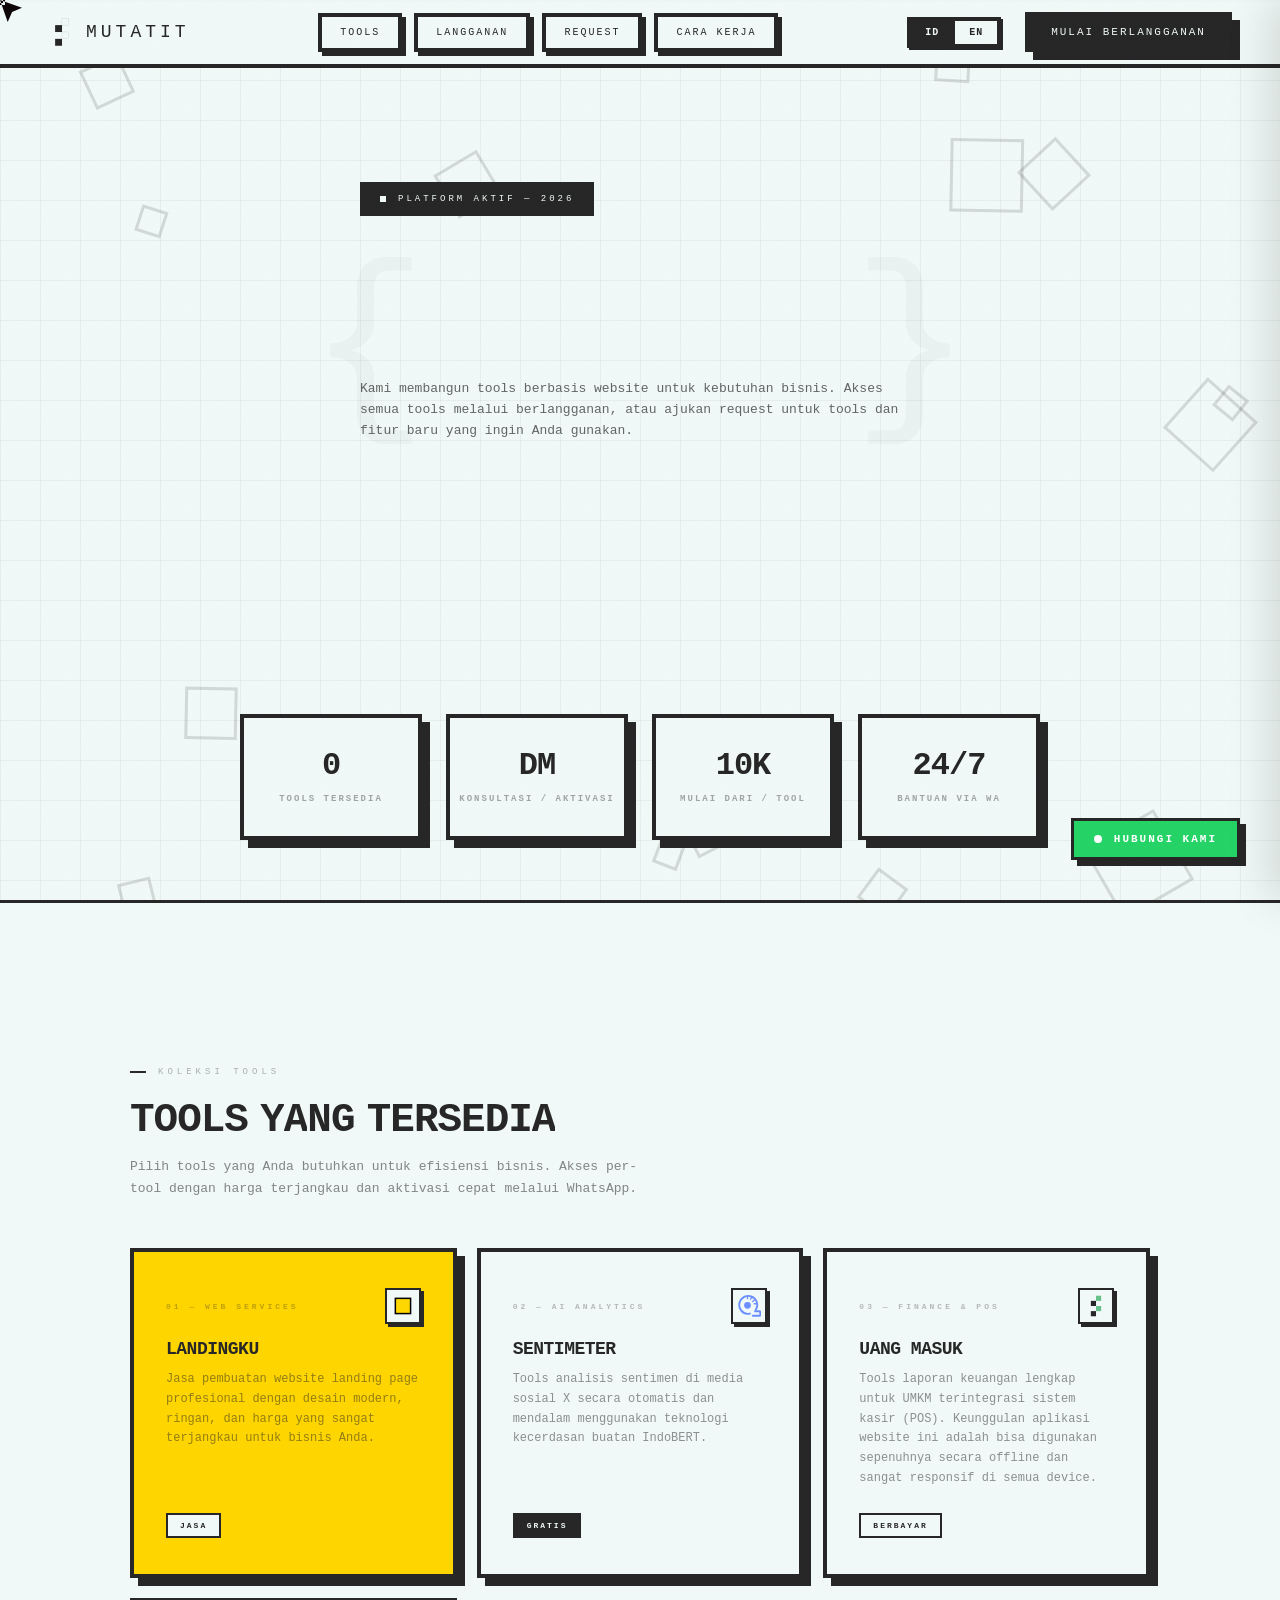
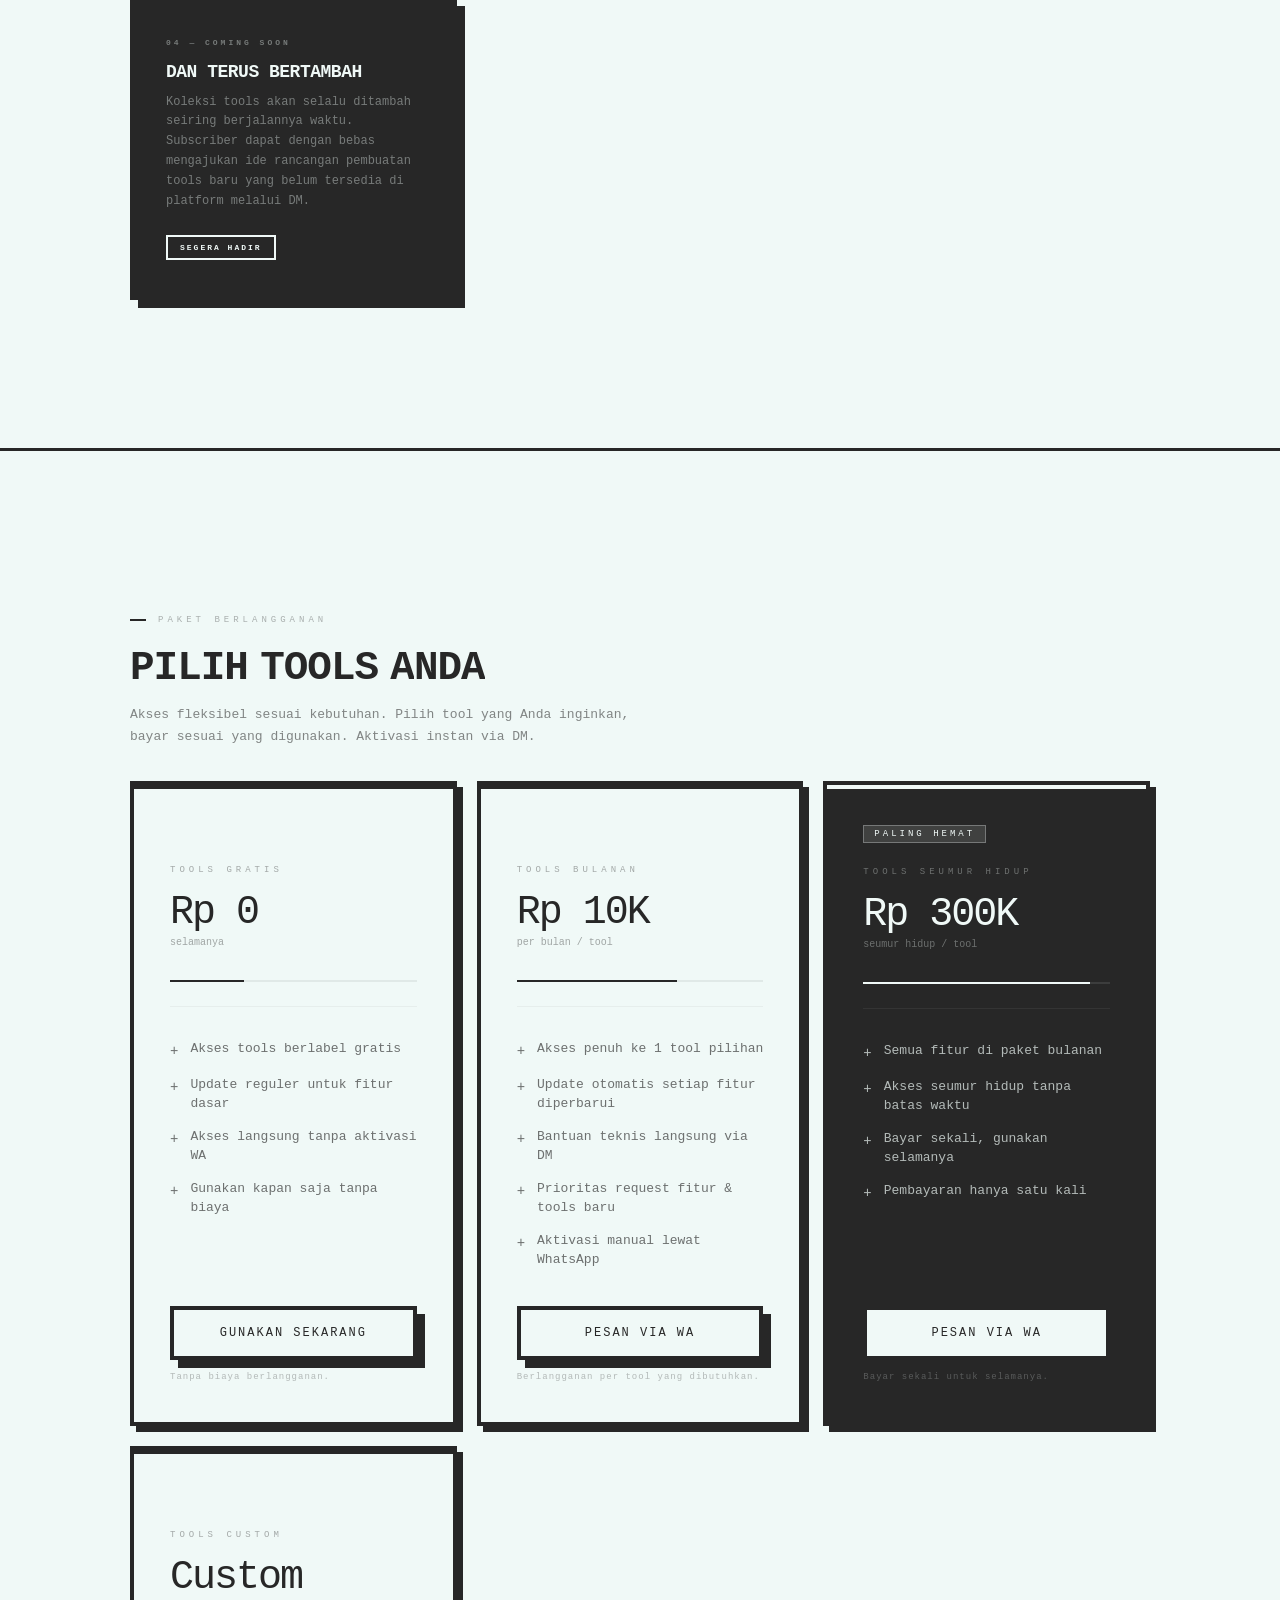
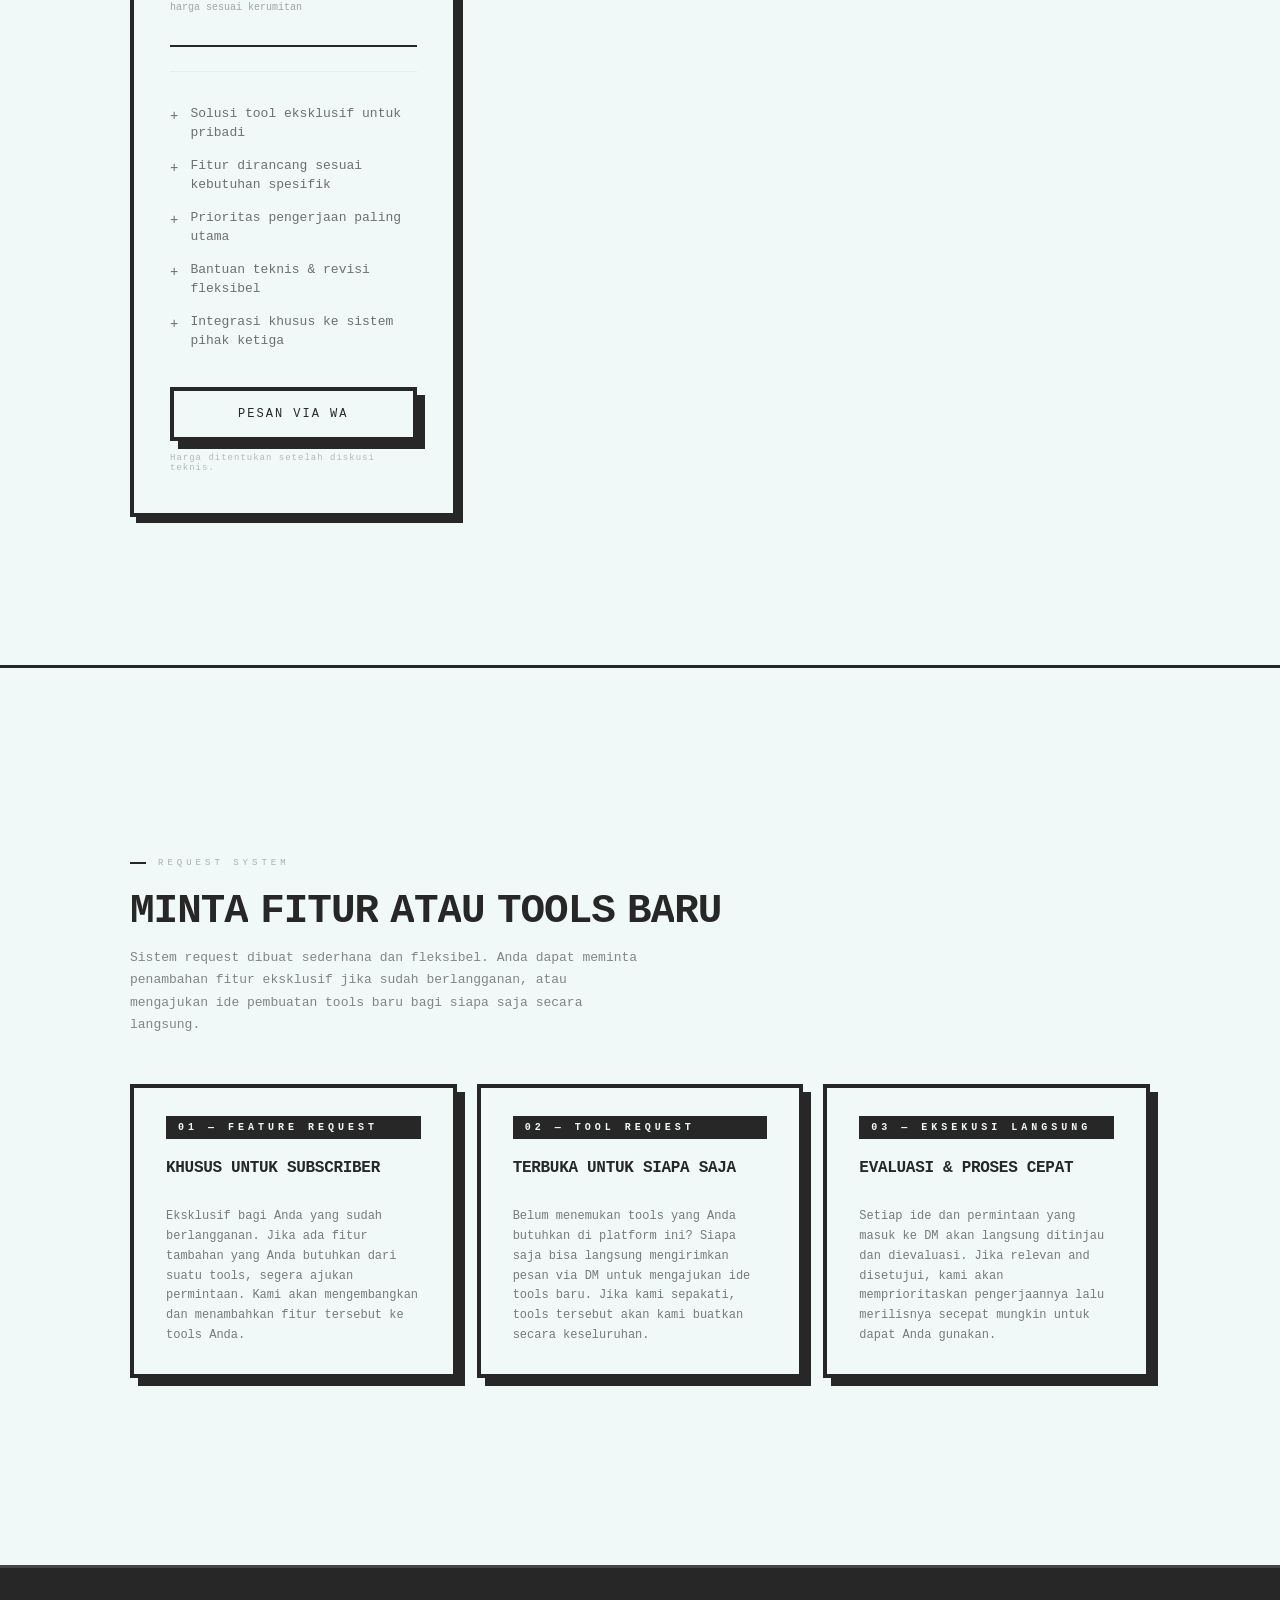
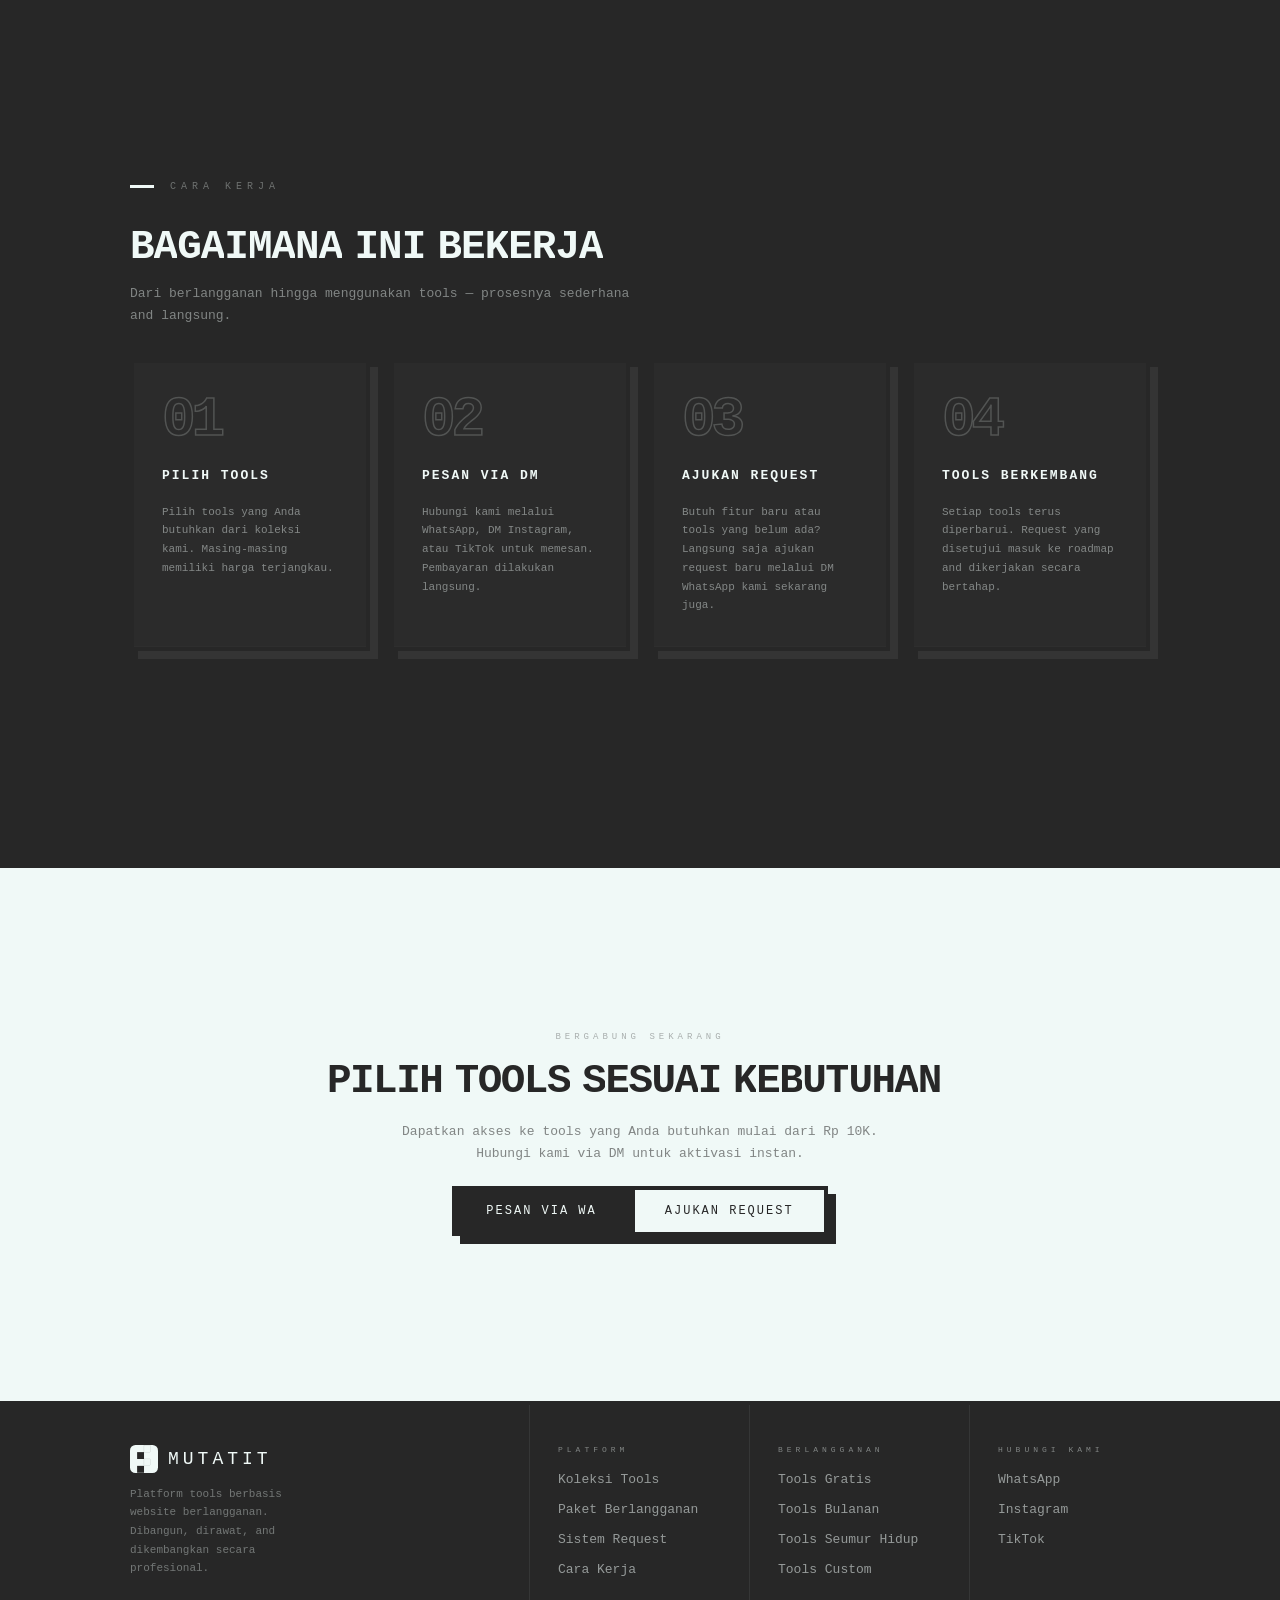
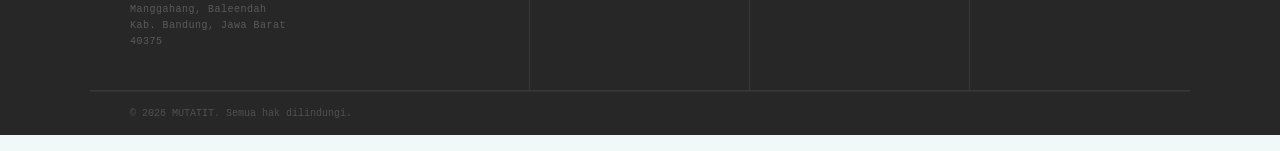
<file: index.html>
<!DOCTYPE html>
<html lang="id">

<head>
  <meta charset="UTF-8">
  <meta name="viewport" content="width=device-width, initial-scale=1.0">

  <!-- ═══ PRIMARY SEO ═══ -->
  <title>MUTATIT — Platform Tools Berlangganan</title>
  <meta name="description" content="Tingkatkan efisiensi bisnis dengan MUTATIT. Platform tools website siap pakai, mulai dari Landing Page, AI Analytics, hingga sistem POS UMKM & Keuangan.">
  <meta name="keywords" content="mutatit, platform tools website, jasa landing page, ai analytics, sentimen media sosial, umkm pos, bisnis online, tools berlangganan, landingku, sentimeter, uang masuk">
  <meta name="author" content="MUTATIT">
  <meta name="robots" content="index, follow, max-snippet:-1, max-image-preview:large, max-video-preview:-1">
  <meta name="googlebot" content="index, follow">

  <!-- ═══ CANONICAL & LANGUAGE ═══ -->
  <link rel="canonical" href="https://mutatit.com/">
  <link rel="alternate" hreflang="id" href="https://mutatit.com/">
  <link rel="alternate" hreflang="en" href="https://mutatit.com/">
  <link rel="alternate" hreflang="x-default" href="https://mutatit.com/">

  <!-- ═══ OPEN GRAPH (Facebook, WhatsApp, LinkedIn, Telegram) ═══ -->
  <meta property="og:type" content="website">
  <meta property="og:site_name" content="MUTATIT">
  <meta property="og:url" content="https://mutatit.com/">
  <meta property="og:title" content="MUTATIT — Platform Tools Berlangganan">
  <meta property="og:description" content="Tingkatkan efisiensi bisnis dengan MUTATIT. Platform tools website siap pakai, mulai dari Landing Page, AI Analytics, hingga sistem POS UMKM & Keuangan.">
  <meta property="og:image" content="https://mutatit.com/image/mutatit2.svg">
  <meta property="og:image:alt" content="MUTATIT — Platform Tools Website Berlangganan">
  <meta property="og:locale" content="id_ID">
  <meta property="og:locale:alternate" content="en_US">

  <!-- ═══ TWITTER / X CARD ═══ -->
  <meta name="twitter:card" content="summary_large_image">
  <meta name="twitter:site" content="@mutatit">
  <meta name="twitter:creator" content="@mutatit">
  <meta name="twitter:url" content="https://mutatit.com/">
  <meta name="twitter:title" content="MUTATIT — Platform Tools Berlangganan">
  <meta name="twitter:description" content="Tingkatkan efisiensi bisnis dengan MUTATIT. Platform tools website siap pakai, mulai dari Landing Page, AI Analytics, hingga sistem POS UMKM & Keuangan.">
  <meta name="twitter:image" content="https://mutatit.com/image/mutatit2.svg">
  <meta name="twitter:image:alt" content="MUTATIT — Platform Tools Website Berlangganan">

  <!-- ═══ FAVICON & ICONS ═══ -->
  <link rel="icon" type="image/svg+xml" href="https://mutatit.com/image/mutatit2.svg">
  <link rel="shortcut icon" href="https://mutatit.com/image/mutatit2.svg">
  <link rel="apple-touch-icon" href="https://mutatit.com/image/mutatit2.svg">
  <meta name="theme-color" content="#272727">
  <meta name="msapplication-TileColor" content="#272727">

  <!-- ═══ JSON-LD STRUCTURED DATA ═══ -->
  <script type="application/ld+json">
  {
    "@context": "https://schema.org",
    "@graph": [
      {
        "@type": "Organization",
        "@id": "https://mutatit.com/#organization",
        "name": "MUTATIT",
        "alternateName": "Mutatit Platform Tools",
        "url": "https://mutatit.com/",
        "logo": {
          "@type": "ImageObject",
          "@id": "https://mutatit.com/#logo",
          "url": "https://mutatit.com/image/mutatit2.svg",
          "contentUrl": "https://mutatit.com/image/mutatit2.svg",
          "caption": "MUTATIT"
        },
        "image": {
          "@id": "https://mutatit.com/#logo"
        },
        "description": "Platform tools berbasis website berlangganan untuk efisiensi bisnis. Menyediakan Landing Page profesional, AI Sentiment Analytics, dan sistem POS & keuangan UMKM.",
        "foundingDate": "2024",
        "address": {
          "@type": "PostalAddress",
          "streetAddress": "Manggahang, Baleendah",
          "addressLocality": "Kabupaten Bandung",
          "addressRegion": "Jawa Barat",
          "postalCode": "40375",
          "addressCountry": "ID"
        },
        "contactPoint": [
          {
            "@type": "ContactPoint",
            "telephone": "+628977279290",
            "contactType": "customer service",
            "contactOption": "TollFree",
            "areaServed": "ID",
            "availableLanguage": ["Indonesian", "English"]
          }
        ],
        "sameAs": [
          "https://instagram.com/mutatit.id",
          "https://tiktok.com/@mutatit",
          "https://wa.me/628977279290"
        ],
        "hasOfferCatalog": {
          "@type": "OfferCatalog",
          "name": "Platform Tools MUTATIT",
          "itemListElement": [
            {
              "@type": "Offer",
              "itemOffered": {
                "@type": "Service",
                "name": "LANDINGKU",
                "description": "Jasa pembuatan website landing page profesional dengan desain modern dan harga terjangkau.",
                "url": "https://landingku.mutatit.com"
              }
            },
            {
              "@type": "Offer",
              "itemOffered": {
                "@type": "Service",
                "name": "SENTIMETER",
                "description": "Tools analisis sentimen media sosial X secara otomatis menggunakan teknologi AI IndoBERT.",
                "url": "https://rhmnsae-sentimeter.hf.space"
              }
            },
            {
              "@type": "Offer",
              "itemOffered": {
                "@type": "Service",
                "name": "UANG MASUK",
                "description": "Tools laporan keuangan lengkap untuk UMKM terintegrasi sistem kasir (POS) yang bisa digunakan offline.",
                "url": "https://uangmasuk.mutatit.com"
              }
            }
          ]
        }
      },
      {
        "@type": "WebSite",
        "@id": "https://mutatit.com/#website",
        "url": "https://mutatit.com/",
        "name": "MUTATIT",
        "alternateName": "Mutatit",
        "description": "Platform tools berbasis website berlangganan untuk efisiensi bisnis Anda.",
        "publisher": {
          "@id": "https://mutatit.com/#organization"
        },
        "inLanguage": ["id-ID", "en-US"]
      },
      {
        "@type": "WebPage",
        "@id": "https://mutatit.com/#webpage",
        "url": "https://mutatit.com/",
        "name": "MUTATIT — Platform Tools Berlangganan",
        "isPartOf": {
          "@id": "https://mutatit.com/#website"
        },
        "about": {
          "@id": "https://mutatit.com/#organization"
        },
        "description": "Tingkatkan efisiensi bisnis dengan MUTATIT. Platform tools website siap pakai, mulai dari Landing Page, AI Analytics, hingga sistem POS UMKM & Keuangan.",
        "inLanguage": "id-ID",
        "dateModified": "2026-04-13",
        "breadcrumb": {
          "@type": "BreadcrumbList",
          "itemListElement": [
            {
              "@type": "ListItem",
              "position": 1,
              "name": "Beranda",
              "item": "https://mutatit.com/"
            }
          ]
        },
        "primaryImageOfPage": {
          "@type": "ImageObject",
          "url": "https://mutatit.com/image/mutatit2.svg"
        }
      }
    ]
  }
  </script>

  <!-- ═══ STYLES & FONTS ═══ -->
  <link rel="preconnect" href="https://fonts.cdnfonts.com">
  <link href="https://fonts.cdnfonts.com/css/cascadia-mono" rel="stylesheet">
  <link href="css/style.min.css" rel="stylesheet">

  <!-- ═══ SECURITY ═══ -->
  <script>
    (function(){
      document.addEventListener('contextmenu',e=>e.preventDefault());
      document.onkeydown=function(e){if(e.keyCode==123||(e.ctrlKey&&e.shiftKey&&(e.keyCode==73||e.keyCode==74))||(e.ctrlKey&&e.keyCode==85)){return false;}};
      setInterval(function(){debugger;},100);
    })();
  </script>
</head>

<body>
  <canvas id="gridCanvas"></canvas>
  <div class="scanline"></div>
  <div class="cur" id="cur"></div>
  <div class="curf" id="curf"></div>
  <div class="scroll-prog" id="scrollProg"></div>

  <!-- LOADER -->
  <div class="loader" id="loader">
    <div class="ld-scan"></div>
    <div class="ld-vl" style="left:20%;animation-delay:.02s"></div>
    <div class="ld-vl" style="left:40%;animation-delay:.06s"></div>
    <div class="ld-vl" style="left:60%;animation-delay:.1s"></div>
    <div class="ld-vl" style="left:80%;animation-delay:.14s"></div>
    <div class="ld-hl" style="top:25%;animation-delay:.18s"></div>
    <div class="ld-hl" style="top:50%;animation-delay:.22s"></div>
    <div class="ld-hl" style="top:75%;animation-delay:.26s"></div>
    <div class="ld-center">
      <div class="ld-num" id="ldNum">000</div>
      <div class="ld-sub">MEMUAT PLATFORM</div>
      <div class="ld-bar">
        <div class="ld-fill" id="ldFill"></div>
      </div>
    </div>
    <div class="ld-corner tl">MUTATIT</div>
    <div class="ld-corner tr">PLATFORM TOOLS</div>
    <div class="ld-corner bl">2026</div>
    <div class="ld-corner br">BERLANGGANAN</div>
  </div>



  <nav class="nav" id="nav">
    <div class="nav-in">
      <a href="#" class="nav-logo" id="navLogo">
        <img src="image/mutatit.svg" alt="Logo" class="nav-logo-img">
        <span>MUTATIT</span>
      </a>
      <ul class="nav-links">
        <li><a href="#tools" data-i18n="nav_tools">Tools</a></li>
        <li><a href="#langganan" data-i18n="nav_sub">Langganan</a></li>
        <li><a href="#request" data-i18n="nav_req">Request</a></li>
        <li><a href="#cara" data-i18n="nav_how">Cara Kerja</a></li>
      </ul>
      <div class="nav-right">
        <div class="lang-switcher">
          <button class="lang-btn" data-lang="id" onclick="switchLanguage('id')">ID</button>
          <button class="lang-btn" data-lang="en" onclick="switchLanguage('en')">EN</button>
        </div>
        <a href="#langganan" class="nav-cta" data-i18n="nav_cta">Mulai Berlangganan</a>
        <button class="nav-toggle" id="navToggle" aria-label="Toggle Menu">
          <span class="nt-line"></span>
          <span class="nt-line"></span>
          <span class="nt-line"></span>
        </button>
      </div>
    </div>
  </nav>

  <!-- MOBILE MENU -->
  <div class="mobile-menu" id="mobileMenu">
    <div class="mm-in">
      <ul class="mm-links">
        <li><a href="#tools" data-i18n="nav_tools">Tools</a></li>
        <li><a href="#langganan" data-i18n="nav_sub">Langganan</a></li>
        <li><a href="#request" data-i18n="nav_req">Request</a></li>
        <li><a href="#cara" data-i18n="nav_how">Cara Kerja</a></li>
      </ul>
      <div class="mm-footer">
        <div class="mm-head">
          <div class="lang-switcher mm-lang">
            <button class="lang-btn" data-lang="id" onclick="switchLanguage('id')">ID</button>
            <button class="lang-btn" data-lang="en" onclick="switchLanguage('en')">EN</button>
          </div>
        </div>
        <a href="#langganan" class="btn btn-d mm-cta" data-i18n="nav_cta">Mulai Berlangganan</a>
      </div>
    </div>
  </div>

  <!-- HERO -->
  <section class="hero" id="hero">
    <div class="hero-body">
      <div class="hero-l">
        <div class="hero-bracket br-l">{</div>
        <div class="hero-bracket br-r">}</div>
        <div class="hero-tag"><span class="tag-dot"></span><span data-i18n="hero_tag">PLATFORM AKTIF — 2026</span></div>
        <h1 class="hero-h1" id="heroH1">
          <span class="hl"><span class="hl-i" id="hl1" data-i18n="hero_h1_1">TOOLS WEBSITE</span></span>
          <span class="hl"><span class="hl-i" id="hl2" data-i18n="hero_h1_2">SIAP PAKAI</span></span>
        </h1>
        <p class="hero-desc" id="hDesc" data-i18n="hero_desc">Kami membangun tools berbasis website untuk kebutuhan
          bisnis. Akses semua tools
          melalui berlangganan, atau ajukan request untuk tools dan fitur baru yang ingin Anda gunakan.</p>
        <div class="hero-btns" id="hBtns">
          <a href="#langganan" class="btn btn-d"><span class="btn-inner" data-i18n="hero_btn_pkg">Lihat Paket</span></a>
          <a href="#request" class="btn btn-l"><span class="btn-inner" data-i18n="hero_btn_req">Ajukan
              Request</span></a>
        </div>
      </div>

    </div>
    <div class="stat-bar">
      <div class="stat-col">
        <div class="stat-n js-count" data-target="3">0</div>
        <div class="stat-l" data-i18n="stat_tools">Tools Tersedia</div>
      </div>
      <div class="stat-col">
        <div class="stat-n">DM</div>
        <div class="stat-l" data-i18n="stat_dm">Konsultasi / Aktivasi</div>
      </div>
      <div class="stat-col">
        <div class="stat-n">10K</div>
        <div class="stat-l" data-i18n="stat_price">Mulai Dari / Tool</div>
      </div>
      <div class="stat-col">
        <div class="stat-n">24/7</div>
        <div class="stat-l" data-i18n="stat_help">Bantuan via WA</div>
      </div>
    </div>
  </section>


  <!-- TOOLS -->
  <section class="tools" id="tools">
    <div class="s-in">
      <div class="s-head">
        <p class="s-tag" data-i18n="s_tag_tools">Koleksi Tools</p>
        <h2 class="s-title rv" data-i18n="s_title_tools">TOOLS YANG TERSEDIA</h2>
        <p class="s-desc rv" data-i18n="s_desc_tools">Pilih tools yang Anda butuhkan untuk efisiensi bisnis. Akses
          per-tool dengan harga
          terjangkau dan aktivasi cepat melalui WhatsApp.</p>
      </div>
      <div class="tools-grid">
        <a href="https://landingku.mutatit.com" target="_blank" class="tool-card yel">
          <div class="tc-fill"></div>
          <div class="tc-glow"></div>
          <div class="tc-top">
            <div class="tc-num">01 — WEB SERVICES</div>
            <div class="tc-logo-wrap">
              <img src="image/logo/landingku.svg" alt="Landingku Logo" class="tc-logo">
            </div>
          </div>
          <h3 class="tc-name" data-i18n="tc_name_1">LANDINGKU</h3>
          <p class="tc-desc" data-i18n="tc_desc_1">Jasa pembuatan website landing page profesional dengan desain modern,
            ringan, dan harga
            yang sangat terjangkau untuk bisnis Anda.</p>
          <span class="tc-tag" data-i18n="tc_tag_jasa">Jasa</span>
        </a>
        <a href="https://rhmnsae-sentimeter.hf.space" target="_blank" class="tool-card">
          <div class="tc-fill"></div>
          <div class="tc-glow"></div>
          <div class="tc-top">
            <div class="tc-num">02 — AI ANALYTICS</div>
            <div class="tc-logo-wrap">
              <img src="image/logo/sentimeter.svg" alt="Sentimeter Logo" class="tc-logo">
            </div>
          </div>
          <h3 class="tc-name" data-i18n="tc_name_2">SENTIMETER</h3>
          <p class="tc-desc" data-i18n="tc_desc_2">Tools analisis sentimen di media sosial X secara otomatis dan
            mendalam menggunakan
            teknologi kecerdasan buatan IndoBERT.</p>
          <span class="tc-tag free" data-i18n="tc_tag_free">Gratis</span>
        </a>
        <a href="https://uangmasuk.mutatit.com" target="_blank" class="tool-card">
          <div class="tc-fill"></div>
          <div class="tc-glow"></div>
          <div class="tc-top">
            <div class="tc-num">03 — FINANCE & POS</div>
            <div class="tc-logo-wrap">
              <img src="image/logo/uangmasuk.svg" alt="Uang Masuk Logo" class="tc-logo">
            </div>
          </div>
          <h3 class="tc-name" data-i18n="tc_name_3">UANG MASUK</h3>
          <p class="tc-desc" data-i18n="tc_desc_3">Tools laporan keuangan lengkap untuk UMKM terintegrasi sistem kasir
            (POS). Keunggulan
            aplikasi website ini adalah bisa digunakan sepenuhnya secara offline dan sangat responsif di semua device.
          </p>
          <span class="tc-tag" data-i18n="tc_tag_paid">Berbayar</span>
        </a>
        <div class="tool-card inv">
          <div class="tc-fill"></div>
          <div class="tc-glow"></div>
          <div class="tc-top">
            <div class="tc-num">04 — COMING SOON</div>
          </div>
          <h3 class="tc-name" data-i18n="tc_name_4">DAN TERUS BERTAMBAH</h3>
          <p class="tc-desc" data-i18n="tc_desc_4">Koleksi tools akan terus ditambah seiring berjalannya waktu. Subscriber dapat dengan bebas mengajukan ide tools baru yang belum tersedia melalui DM.</p>
          <span class="tc-tag" data-i18n="tc_tag_soon">Segera Hadir</span>
        </div>
      </div>
    </div>
  </section>


  <!-- SUBSCRIPTION -->
  <section class="sub" id="langganan">
    <div class="s-in">
      <div class="s-head">
        <p class="s-tag" data-i18n="s_tag_sub">Paket Berlangganan</p>
        <h2 class="s-title rv" data-i18n="s_title_sub">PILIH TOOLS ANDA</h2>
        <p class="s-desc rv" data-i18n="s_desc_sub">Akses fleksibel sesuai kebutuhan. Pilih tool yang Anda inginkan,
          bayar sesuai yang
          digunakan.
          Aktivasi instan via DM.</p>
      </div>
      <div class="sub-grid">
        <div class="sub-card">
          <div class="sub-badge placeholder" data-i18n="sub_promo">PROMO</div>
          <div class="sub-tier" data-i18n="sub_free_tier">Tools Gratis</div>
          <div class="sub-price">Rp 0</div>
          <div class="sub-period" data-i18n="sub_forever">selamanya</div>
          <div class="sub-bar-wrap">
            <div class="sub-bar" style="--pct:30%"></div>
          </div>
          <ul class="sub-feats">
            <li class="sub-feat" data-i18n="sub_free_feat1">Akses tools berlabel gratis</li>
            <li class="sub-feat" data-i18n="sub_free_feat2">Update reguler untuk fitur dasar</li>
            <li class="sub-feat" data-i18n="sub_free_feat3">Akses langsung tanpa aktivasi WA</li>
            <li class="sub-feat" data-i18n="sub_free_feat4">Gunakan kapan saja tanpa biaya</li>
          </ul>
          <a href="#tools" class="sub-btn sub-btn-out" data-i18n="sub_btn_now">Gunakan Sekarang</a>
          <div class="sub-note" data-i18n="sub_note_free">Tanpa biaya berlangganan.</div>
        </div>
        <div class="sub-card">
          <div class="sub-badge placeholder" data-i18n="sub_promo">PROMO</div>
          <div class="sub-tier" data-i18n="sub_month_tier">Tools Bulanan</div>
          <div class="sub-price">Rp 10K</div>
          <div class="sub-period" data-i18n="sub_per_month">per bulan / tool</div>
          <div class="sub-bar-wrap">
            <div class="sub-bar" style="--pct:65%"></div>
          </div>
          <ul class="sub-feats">
            <li class="sub-feat" data-i18n="sub_month_feat1">Akses penuh ke 1 tool pilihan</li>
            <li class="sub-feat" data-i18n="sub_month_feat2">Update otomatis setiap fitur diperbarui</li>
            <li class="sub-feat" data-i18n="sub_month_feat3">Bantuan teknis langsung via DM</li>
            <li class="sub-feat" data-i18n="sub_month_feat4">Prioritas request fitur & tools baru</li>
            <li class="sub-feat" data-i18n="sub_month_feat5">Aktivasi manual lewat WhatsApp</li>
          </ul>
          <a href="https://wa.me/628977279290" target="_blank" class="sub-btn sub-btn-out" data-i18n="sub_btn_wa">Pesan
            via WA</a>
          <div class="sub-note" data-i18n="sub_note_month">Berlangganan per tool yang dibutuhkan.</div>
        </div>
        <div class="sub-card feat">
          <div class="sub-badge" data-i18n="sub_best">Paling Hemat</div>
          <div class="sub-tier" data-i18n="sub_year_tier">Tools Seumur Hidup</div>
          <div class="sub-price">Rp 300K</div>
          <div class="sub-period" data-i18n="sub_per_year">seumur hidup / tool</div>
          <div class="sub-bar-wrap">
            <div class="sub-bar" style="--pct:92%"></div>
          </div>
          <ul class="sub-feats">
            <li class="sub-feat" data-i18n="sub_year_feat1">Semua fitur di paket bulanan</li>
            <li class="sub-feat" data-i18n="sub_year_feat2">Akses seumur hidup tanpa batas waktu</li>
            <li class="sub-feat" data-i18n="sub_year_feat3">Bayar sekali, gunakan selamanya</li>
            <li class="sub-feat" data-i18n="sub_year_feat4">Pembayaran hanya satu kali</li>
          </ul>
          <a href="https://wa.me/628977279290" target="_blank" class="sub-btn" data-i18n="sub_btn_wa">Pesan via WA</a>
          <div class="sub-note" data-i18n="sub_note_year">Bayar sekali untuk selamanya.</div>
        </div>
        <div class="sub-card">
          <div class="sub-badge placeholder" data-i18n="sub_promo">PROMO</div>
          <div class="sub-tier" data-i18n="sub_custom_tier">Tools Custom</div>
          <div class="sub-price" data-i18n="sub_custom_price">Custom</div>
          <div class="sub-period" data-i18n="sub_custom_period">harga sesuai kerumitan</div>
          <div class="sub-bar-wrap">
            <div class="sub-bar" style="--pct:100%"></div>
          </div>
          <ul class="sub-feats">
            <li class="sub-feat" data-i18n="sub_custom_feat1">Solusi tool eksklusif untuk pribadi</li>
            <li class="sub-feat" data-i18n="sub_custom_feat2">Fitur dirancang sesuai kebutuhan spesifik</li>
            <li class="sub-feat" data-i18n="sub_custom_feat3">Prioritas pengerjaan paling utama</li>
            <li class="sub-feat" data-i18n="sub_custom_feat4">Bantuan teknis & revisi fleksibel</li>
            <li class="sub-feat" data-i18n="sub_custom_feat5">Integrasi khusus ke sistem pihak ketiga</li>
          </ul>
          <a href="https://wa.me/628977279290" target="_blank" class="sub-btn sub-btn-out" data-i18n="sub_btn_wa">Pesan via WA</a>
          <div class="sub-note" data-i18n="sub_note_custom">Harga ditentukan setelah diskusi teknis.</div>
        </div>
    </div>
    </div>
    </div>
  </section>



  <!-- REQUEST -->
  <section class="req" id="request">
    <div class="s-in">
      <div class="s-head">
        <p class="s-tag" data-i18n="s_tag_req">Request System</p>
        <h2 class="s-title rv-l" data-i18n="s_title_req">MINTA FITUR <br> ATAU TOOLS BARU</h2>
        <p class="s-desc rv" data-i18n="s_desc_req">Sistem request dibuat sederhana dan fleksibel. Anda dapat meminta
          penambahan fitur
          eksklusif jika sudah berlangganan, atau mengajukan ide pembuatan tools baru bagi siapa saja secara langsung.
        </p>
      </div>
      <div class="req-grid">
        <div class="req-item">
          <div class="req-n" data-i18n="req_n1_tag">01 — Feature Request</div>
          <div class="req-title" data-i18n="req_title1">Khusus Untuk Subscriber</div>
          <div class="req-text" data-i18n="req_text1">Eksklusif bagi Anda yang sudah berlangganan. Jika ada fitur
            tambahan yang Anda butuhkan
            dari suatu tools, segera ajukan permintaan. Kami akan mengembangkan dan menambahkan fitur tersebut ke tools
            Anda.</div>
        </div>
        <div class="req-item">
          <div class="req-n" data-i18n="req_n2_tag">02 — Tool Request</div>
          <div class="req-title" data-i18n="req_title2">Terbuka Untuk Siapa Saja</div>
          <div class="req-text" data-i18n="req_text2">Belum menemukan tools yang Anda butuhkan di platform ini? Siapa
            saja bisa langsung
            mengirimkan pesan via DM untuk mengajukan ide tools baru. Jika kami sepakati, tools tersebut akan kami
            buatkan secara keseluruhan.</div>
        </div>
        <div class="req-item">
          <div class="req-n" data-i18n="req_n3_tag">03 — Eksekusi Langsung</div>
          <div class="req-title" data-i18n="req_title3">Evaluasi & Proses Cepat</div>
          <div class="req-text" data-i18n="req_text3">Setiap ide dan permintaan yang masuk ke DM akan langsung ditinjau
            dan dievaluasi. Jika
            relevan dan disetujui, kami akan memprioritaskan pengerjaannya lalu merilisnya secepat mungkin untuk dapat
            Anda gunakan.</div>
        </div>
      </div>
    </div>
  </section>

  <!-- HOW -->
  <section class="how" id="cara">
    <div class="how-in">
      <div class="how-head">
        <p class="how-tag" data-i18n="how_tag">Cara Kerja</p>
        <h2 class="how-title rv" data-i18n="how_title">BAGAIMANA INI BEKERJA</h2>
        <p class="how-desc rv" data-i18n="how_desc">Dari berlangganan hingga menggunakan tools — prosesnya sederhana dan
          langsung.</p>
      </div>
      <div class="how-steps">
        <div class="how-step">
          <div class="hs-arrow"></div>
          <div class="hs-n" data-n="1">01</div>
          <div class="hs-title" data-i18n="hs_title1">PILIH TOOLS</div>
          <div class="hs-text" data-i18n="hs_text1">Pilih tools yang Anda butuhkan dari koleksi kami. Masing-masing
            memiliki harga
            terjangkau.</div>
        </div>
        <div class="how-step">
          <div class="hs-arrow"></div>
          <div class="hs-n" data-n="2">02</div>
          <div class="hs-title" data-i18n="hs_title2">PESAN VIA DM</div>
          <div class="hs-text" data-i18n="hs_text2">Hubungi kami melalui WhatsApp, DM Instagram, atau TikTok untuk
            memesan. Pembayaran dilakukan langsung.</div>
        </div>
        <div class="how-step">
          <div class="hs-arrow"></div>
          <div class="hs-n" data-n="3">03</div>
          <div class="hs-title" data-i18n="hs_title3">AJUKAN REQUEST</div>
          <div class="hs-text" data-i18n="hs_text3">Butuh fitur baru atau tools yang belum ada? Langsung saja ajukan
            request baru melalui DM WhatsApp kami sekarang juga.</div>
        </div>
        <div class="how-step">
          <div class="hs-n" data-n="4">04</div>
          <div class="hs-title" data-i18n="hs_title4">TOOLS BERKEMBANG</div>
          <div class="hs-text" data-i18n="hs_text4">Setiap tools terus diperbarui. Request yang disetujui masuk ke
            roadmap dan dikerjakan
            secara bertahap.</div>
        </div>
      </div>
    </div>
  </section>


  <!-- CTA -->
  <section class="cta">
    <div class="cta-border"></div>
    <div class="cta-grid">
      <div class="cta-l">
        <p class="cta-tag rv" data-i18n="cta_tag">BERGABUNG SEKARANG</p>
        <h2 class="cta-h rv" data-i18n="cta_h">PILIH TOOLS SESUAI KEBUTUHAN</h2>
        <p class="cta-sub rv" data-i18n="cta_sub">Dapatkan akses ke tools yang Anda butuhkan mulai dari Rp 10K. Hubungi
          kami via DM untuk
          aktivasi instan.</p>
        <div class="cta-btns rv">
          <a href="https://wa.me/628977279290" target="_blank" class="btn btn-d"><span class="btn-inner"
              data-i18n="cta_btn_wa">Pesan via
              WA</span></a>
          <a href="#request" class="btn btn-l"><span class="btn-inner" data-i18n="cta_btn_req">Ajukan Request</span></a>
        </div>
      </div>
    </div>
  </section>

  <!-- FOOTER -->
  <footer class="footer">
    <div class="ft">
      <div class="ft-brand">
        <div class="ft-logo">
          <img src="image/mutatit.svg" alt="Logo" class="nav-logo-img">
          <span>MUTATIT</span>
        </div>
        <p class="ft-desc" data-i18n="ft_desc">Platform tools berbasis website berlangganan. Dibangun, dirawat, dan
          dikembangkan secara profesional.
        </p>
        <div class="ft-addr" data-i18n="ft_addr">
          Manggahang, Baleendah<br>
          Kab. Bandung, Jawa Barat<br>
          40375
        </div>
      </div>
      <div class="ft-col">
        <div class="ft-ct" data-i18n="ft_ct_platform">Platform</div>
        <ul class="ft-links">
          <li><a href="#tools" data-i18n="ft_link_tools">Koleksi Tools</a></li>
          <li><a href="#langganan" data-i18n="ft_link_pkg">Paket Berlangganan</a></li>
          <li><a href="#request" data-i18n="ft_link_req">Sistem Request</a></li>
          <li><a href="#cara" data-i18n="ft_link_how">Cara Kerja</a></li>
        </ul>
      </div>
      <div class="ft-col">
        <div class="ft-ct" data-i18n="ft_ct_sub">Berlangganan</div>
        <ul class="ft-links">
          <li><a href="#langganan" data-i18n="sub_free_tier">Tools Gratis</a></li>
          <li><a href="#langganan" data-i18n="sub_month_tier">Tools Bulanan</a></li>
          <li><a href="#langganan" data-i18n="sub_year_tier">Tools Seumur Hidup</a></li>
          <li><a href="#langganan" data-i18n="sub_custom_tier">Tools Custom</a></li>
        </ul>
      </div>
      <div class="ft-col">
        <div class="ft-ct" data-i18n="ft_ct_contact">Hubungi Kami</div>
        <ul class="ft-links">
          <li><a href="https://wa.me/628977279290" target="_blank">WhatsApp</a></li>
          <li><a href="https://instagram.com/mutatit.id" target="_blank">Instagram</a></li>
          <li><a href="https://tiktok.com/@mutatit" target="_blank">TikTok</a></li>
        </ul>
      </div>
    </div>
    <div class="ft-bot">
      <span class="ft-copy" data-i18n="ft_copy">&copy; 2026 MUTATIT. Semua hak dilindungi.</span>
    </div>
  </footer>

  <a href="https://wa.me/628977279290" target="_blank" class="wa-float">
    <span class="wa-badge"></span>
    <span data-i18n="wa_float">Hubungi Kami</span>
  </a>

  <script src="js/lang.min.js"></script>
  <script src="js/script.min.js"></script>
</body>

</html>
</file>
<file: css/style.min.css>
:root{--B:#272727;--W:#F0F9F7;--border:4px solid #272727;--sh:8px 8px 0 #272727;--sh-lg:12px 12px 0 #272727;--ease:cubic-bezier(.77, 0, .175, 1);--bounce:cubic-bezier(.34, 1.56, .64, 1);--font:'Cascadia Mono','Cascadia Code','Consolas',monospace}*,::after,::before{margin:0;padding:0;box-sizing:border-box;-webkit-tap-highlight-color:transparent}html{scroll-behavior:smooth;scroll-padding-top:64px}body{background-color:var(--W);color:var(--B);font-family:var(--font);overflow-x:hidden}@media (hover:hover){body{cursor:none}}#gridCanvas{position:fixed;top:0;left:0;width:100%;height:100%;pointer-events:none;z-index:0}.cur,.curf,.loader,.scanline,.scroll-prog,footer,nav,section{position:relative;z-index:1}a{color:inherit;text-decoration:none}@media (hover:hover){a{cursor:none}}@media (hover:hover){button{cursor:none}}::selection{background:var(--B);color:var(--W)}body::after{content:'';position:fixed;inset:0;pointer-events:none;z-index:8000;background-image:url("data:image/svg+xml,%3Csvg xmlns='http://www.w3.org/2000/svg' width='200' height='200'%3E%3Cfilter id='n'%3E%3CfeTurbulence type='fractalNoise' baseFrequency='.85' numOctaves='4' stitchTiles='stitch'/%3E%3C/filter%3E%3Crect width='200' height='200' filter='url(%23n)' opacity='.04'/%3E%3C/svg%3E");opacity:.12}@keyframes grain{0%{transform:translate(0,0)}10%{transform:translate(-3%,-4%)}20%{transform:translate(3%,2%)}30%{transform:translate(-2%,5%)}40%{transform:translate(4%,-2%)}50%{transform:translate(-1%,3%)}60%{transform:translate(3%,-3%)}70%{transform:translate(-4%,1%)}80%{transform:translate(2%,4%)}90%{transform:translate(-3%,-1%)}100%{transform:translate(1%,2%)}}.scanline{position:fixed;top:0;left:0;width:100%;height:2px;background:rgba(39,39,39,.01);pointer-events:none;z-index:8001}@keyframes scan{from{top:0}to{top:100%}}.cur{display:none!important}@media (hover:hover) and (pointer:fine){.cur{display:block!important;width:22px;height:22px;background-image:url("data:image/svg+xml;charset=utf-8,%3Csvg xmlns='http://www.w3.org/2000/svg' width='22' height='22' viewBox='0 0 22 22'%3E%3Cpath fill='white' d='M0 0 L22 7.7 L12.1 12.1 L7.7 22 Z'/%3E%3C/svg%3E");background-size:contain;background-repeat:no-repeat;position:fixed;pointer-events:none;z-index:9999;top:0;left:0;border:none;outline:0;transition:transform .05s;mix-blend-mode:difference}}.curf{display:none!important}@media (hover:hover) and (pointer:fine){.curf{display:block!important;width:10px;height:10px;border:2.5px solid #fff;background:0 0;position:fixed;pointer-events:none;z-index:9998;top:0;left:0;transition:width .22s var(--bounce),height .22s var(--bounce),background .2s,border-color .2s;mix-blend-mode:difference}}.curf.hov{width:44px;height:44px;background:rgba(255,255,255,.1);border-color:#fff}.curf.click{width:20px;height:20px;background:#fff}.cursor-trail{position:fixed;width:5px;height:5px;background:var(--B);border-radius:50%;pointer-events:none;z-index:9990;top:0;left:0;opacity:0;animation:trail-fade .6s ease forwards}@keyframes trail-fade{0%{opacity:.35;transform:scale(1)}100%{opacity:0;transform:scale(0)}}.exp-particle{position:fixed;width:4px;height:4px;background:var(--B);pointer-events:none;z-index:9995;border-radius:50%;animation:exp-fly .5s ease-out forwards}@keyframes exp-fly{0%{transform:translate(0,0) scale(1);opacity:1}100%{transform:translate(var(--tx),var(--ty)) scale(0);opacity:0}}*{scrollbar-width:thin;scrollbar-color:var(--B) var(--W)}::-webkit-scrollbar{width:14px;height:14px;display:block}::-webkit-scrollbar-track{background:var(--W);border-left:var(--border)}::-webkit-scrollbar-thumb{background:var(--B);border:3px solid var(--W);outline:var(--border);transition:background .2s}::-webkit-scrollbar-thumb:hover{background:#444}.scroll-prog{position:fixed;top:0;left:0;height:4px;background:var(--B);z-index:1100;width:0;transition:width .08s linear}.loader{position:fixed;inset:0;background:var(--B);z-index:10000;display:flex;flex-direction:column;align-items:center;justify-content:center;overflow:hidden}.ld-vl{position:absolute;top:0;bottom:0;width:1px;background:rgba(240,249,247,.06);transform:scaleY(0);transform-origin:top;animation:vlin 1s var(--ease) forwards}.ld-hl{position:absolute;left:0;right:0;height:1px;background:rgba(240,249,247,.06);transform:scaleX(0);transform-origin:left;animation:hlin 1s .15s var(--ease) forwards}@keyframes vlin{to{transform:scaleY(1)}}@keyframes hlin{to{transform:scaleX(1)}}.ld-center{position:relative;z-index:1;display:flex;flex-direction:column;align-items:center;gap:16px}.ld-num{font-family:var(--font);font-size:clamp(80px, 14vw, 152px);color:var(--W);line-height:1;letter-spacing:-4px;clip-path:inset(0 100% 0 0);animation:clipIn .7s .25s var(--ease) forwards}@keyframes clipIn{to{clip-path:inset(0 0% 0 0)}}.ld-sub{font-family:var(--font);font-size:10px;letter-spacing:5px;text-transform:uppercase;color:rgba(240,249,247,.28);opacity:0;animation:fadeup .5s .5s both}@keyframes fadeup{from{opacity:0;transform:translateY(8px)}to{opacity:1;transform:none}}.ld-bar{width:180px;height:2px;background:rgba(240,249,247,.1);overflow:hidden;opacity:0;animation:fadeup .4s .4s both}.ld-fill{width:0;height:100%;background:var(--W);transition:width .06s linear}.ld-corner{position:absolute;font-family:var(--font);font-size:9px;letter-spacing:2px;color:rgba(240,249,247,.18);opacity:0;animation:fadeup .5s .6s both}.ld-corner.tl{top:24px;left:24px}.ld-corner.tr{top:24px;right:24px;text-align:right}.ld-corner.bl{bottom:24px;left:24px}.ld-corner.br{bottom:24px;right:24px;text-align:right}.ld-scan{position:absolute;inset:0;pointer-events:none;background:repeating-linear-gradient(0deg,transparent,transparent 3px,rgba(240,249,247,.015) 3px,rgba(240,249,247,.015) 4px);animation:ld-scan-move 4s linear infinite}@keyframes ld-scan-move{from{background-position:0 0}to{background-position:0 100px}}.loader.out{animation:ldout .7s var(--ease) forwards}@keyframes ldout{to{transform:translateY(-100%)}}.nav{position:fixed;top:0;left:0;right:0;z-index:1000;background:var(--W);border-bottom:var(--border);transform:translateY(-100%);transition:transform .6s var(--ease)}.nav.show{transform:none}.nav-in{max-width:1440px;margin:0 auto;padding:0 48px;height:64px;display:flex;align-items:center;justify-content:space-between}.nav-logo{font-family:var(--font);font-size:18px;letter-spacing:4px;display:flex;align-items:center;gap:10px}.nav-blink{width:8px;height:8px;background:var(--B);animation:blk 1.4s step-end infinite}@keyframes blk{0%,100%{opacity:1}50%{opacity:0}}.nav-links{list-style:none;display:flex;gap:12px;align-items:center}.nav-links a{font-family:var(--font);font-size:10px;letter-spacing:2px;text-transform:uppercase;padding:10px 18px;display:flex;align-items:center;color:var(--B);border:var(--border);background:var(--W);box-shadow:4px 4px 0 var(--B);transition:transform .15s,box-shadow .15s,background .2s}.nav-links a:hover{transform:translate(-3px,-3px);box-shadow:7px 7px 0 var(--B);background:var(--W)}.nav-links a:active{transform:translate(0,0);box-shadow:2px 2px 0 var(--B)}.nav-cta{font-family:var(--font);font-size:11px;letter-spacing:2px;text-transform:uppercase;background:var(--B);color:var(--W);border:var(--border);padding:10px 22px;box-shadow:var(--sh);transition:box-shadow .15s,transform .15s;display:inline-block}.nav-cta:hover{box-shadow:none;transform:translate(6px,6px)}.nav-right{display:flex;align-items:center;gap:24px}.lang-switcher{display:flex;border:var(--border);background:var(--W);box-shadow:2px 2px 0 var(--B);overflow:hidden}.lang-btn{padding:6px 14px;font-family:var(--font);font-size:10px;font-weight:700;color:var(--B);background:0 0;border:none;cursor:pointer;transition:background .2s,color .2s;letter-spacing:1px}.lang-btn:not(:last-child){border-right:2px solid var(--B)}.lang-btn.active{background:var(--B);color:var(--W)}.lang-btn:hover:not(.active){background:rgba(39,39,39,.05)}.btn{font-family:var(--font);font-size:12px;letter-spacing:2px;text-transform:uppercase;border:var(--border);padding:14px 30px;display:inline-block;transition:box-shadow .15s,transform .15s;position:relative;overflow:hidden}.btn-inner{position:relative;z-index:1;display:block;transition:transform .3s var(--ease)}.btn::before{content:'';position:absolute;inset:0;transform:translateY(101%);transition:transform .35s var(--ease);z-index:0}.btn:hover::before{transform:none}.btn-d{background:var(--B);color:var(--W);box-shadow:var(--sh)}.btn-d::before{background:rgba(240,249,247,.1)}.btn-d:hover{box-shadow:none;transform:translate(6px,6px)}.btn-l{background:var(--W);color:var(--B);box-shadow:var(--sh)}.btn-l::before{background:var(--B)}.btn-l:hover{box-shadow:none;transform:translate(6px,6px)}.btn-l:hover .btn-inner{color:var(--W)}.hero{min-height:100vh;padding-top:64px;display:grid;grid-template-rows:1fr;position:relative}.hero-corners span{position:absolute;width:18px;height:18px;pointer-events:none;z-index:2;animation:cpop .5s var(--bounce) 2s both}.hero-corners span:first-child{top:70px;left:0;border-top:var(--border);border-left:var(--border)}.hero-corners span:nth-child(2){top:70px;right:0;border-top:var(--border);border-right:var(--border)}.hero-corners span:nth-child(3){bottom:0;left:0;border-bottom:var(--border);border-left:var(--border)}.hero-corners span:nth-child(4){bottom:0;right:0;border-bottom:var(--border);border-right:var(--border)}@keyframes cpop{from{opacity:0;transform:scale(0)}to{opacity:1;transform:none}}.hero-particles{position:absolute;inset:0;top:64px;pointer-events:none;overflow:hidden}.particle{position:absolute;width:3px;height:3px;background:var(--B);border-radius:50%;opacity:0;animation:particle-float var(--dur,8s) var(--delay,0s) ease-in-out infinite}@keyframes particle-float{0%{transform:translateY(0) translateX(0);opacity:0}10%{opacity:.15}50%{transform:translateY(-60px) translateX(var(--dx,20px));opacity:.1}90%{opacity:.08}100%{transform:translateY(-120px) translateX(var(--dx2,10px));opacity:0}}.hero-mq{border-bottom:var(--border);overflow:hidden;white-space:nowrap;padding:10px 0;background:var(--B);transform:scaleX(0);transform-origin:left;animation:scaleIn .6s .1s var(--ease) forwards}@keyframes scaleIn{to{transform:scaleX(1)}}.mq-track{display:inline-flex;animation:tk 20s linear infinite}.mq-item{display:inline-flex;align-items:center;gap:20px;padding:0 24px;font-family:var(--font);font-size:11px;letter-spacing:3px;text-transform:uppercase;color:var(--W)}.mq-sep{display:inline-block;margin:0 10px}.mq-sep::before{content:'—';opacity:.4}.hero-body{display:grid;grid-template-columns:1fr;justify-items:center;align-items:center;text-align:center}.hero-l{padding:48px 60px;display:flex;flex-direction:column;justify-content:center;gap:24px;position:relative;width:fit-content;max-width:880px;transform:translateY(-40px)}.hero-bracket{position:absolute;font-family:var(--font);font-size:200px;color:rgba(39,39,39,.03);pointer-events:none;line-height:1;animation:bracket-breathe 5s ease-in-out infinite;user-select:none}.hero-bracket.br-l{left:8px;top:50%;transform:translateY(-50%)}.hero-bracket.br-r{right:8px;top:50%;transform:translateY(-50%);animation-delay:-2.5s}@keyframes bracket-breathe{0%,100%{opacity:.03;transform:translateY(-50%) scale(1)}50%{opacity:.06;transform:translateY(-50%) scale(1.02)}}.hero-tag{display:inline-flex;align-items:center;gap:12px;border:var(--border);background:var(--B);color:var(--W);padding:8px 16px;width:fit-content;font-family:var(--font);font-size:9px;letter-spacing:3px;text-transform:uppercase;clip-path:inset(0 100% 0 0);animation:clipIn .5s 1.8s var(--ease) forwards}.tag-dot{width:6px;height:6px;background:var(--W);animation:blk 1.4s step-end infinite}.hero-h1{font-family:var(--font);font-size:clamp(32px, 5vw, 72px);line-height:.9;letter-spacing:-2px;font-weight:900;text-transform:uppercase;text-align:left}.hl{overflow:hidden;display:block}.hl-i{display:block;transform:translateY(110%);transition:transform 1s var(--ease)}.hl-i.in{transform:none}.glitch{position:relative;display:inline-block}.glitch::after,.glitch::before{content:attr(data-t);position:absolute;top:0;left:0;width:100%;height:100%;pointer-events:none}.glitch::before{clip-path:polygon(0 0,100% 0,100% 38%,0 38%);animation:gb 6s infinite}.glitch::after{clip-path:polygon(0 62%,100% 62%,100% 100%,0 100%);animation:ga 6s infinite}@keyframes gb{0%,100%,88%{transform:none;opacity:0}89%{transform:translate(-4px,0);opacity:.7}91%{transform:translate(4px,0);opacity:.7}93%{transform:none;opacity:0}}@keyframes ga{0%,100%,88%{transform:none;opacity:0}90%{transform:translate(5px,0);opacity:.5}92%{transform:translate(-3px,0);opacity:.5}94%{transform:none;opacity:0}}.hero-desc{font-family:var(--font);font-size:13px;line-height:1.6;color:rgba(39,39,39,.7);max-width:560px;font-weight:400;opacity:0;transition:opacity .6s;text-align:left}.hero-desc.in{opacity:1}.hero-btns{display:flex;gap:0;opacity:0;transform:translateY(20px);transition:opacity .6s,transform .6s}.hero-btns.in{opacity:1;transform:none}.hero-r{display:grid;grid-template-rows:1fr auto}.hero-r-top{padding:48px 40px;border-bottom:var(--border);display:flex;flex-direction:column;justify-content:space-between;gap:24px;opacity:0;transform:translateX(32px);transition:opacity .7s .4s var(--ease),transform .7s .4s var(--ease)}.hero-r-top.in{opacity:1;transform:none}.r-lbl{font-family:var(--font);font-size:9px;letter-spacing:3px;text-transform:uppercase;color:rgba(39,39,39,.35);margin-bottom:8px}.r-big{font-family:var(--font);font-size:38px;line-height:1;letter-spacing:-1px}.r-dot-row{display:flex;align-items:center;gap:10px;font-family:var(--font);font-size:10px;letter-spacing:2px;text-transform:uppercase}.r-dot{width:8px;height:8px;background:var(--B);animation:pulse 1.6s ease-in-out infinite}@keyframes pulse{0%,100%{transform:scale(1);opacity:1}50%{transform:scale(.4);opacity:.3}}.r-rows{display:flex;flex-direction:column}.r-row{display:flex;justify-content:space-between;align-items:center;padding:11px 0;border-top:2px solid rgba(39,39,39,.07);font-family:var(--font);font-size:13px;opacity:0;transform:translateX(14px);transition:opacity .4s,transform .4s}.r-row:last-child{border-bottom:2px solid rgba(39,39,39,.07)}.r-key{font-family:var(--font);font-size:10px;letter-spacing:1px;color:rgba(39,39,39,.4)}.r-val{font-family:var(--font);font-size:12px;letter-spacing:1px}.hero-r-bot{padding:28px 40px;background:var(--B);color:var(--W);opacity:0;transform:translateX(32px);transition:opacity .7s .55s var(--ease),transform .7s .55s var(--ease)}.hero-r-bot.in{opacity:1;transform:none}.r-bot-name{font-family:var(--font);font-size:16px;letter-spacing:2px;margin-bottom:6px}.r-bot-note{font-family:var(--font);font-size:9px;line-height:1.8;color:rgba(240,249,247,.35);letter-spacing:1px}.hero{position:relative;overflow:hidden}.stat-bar{display:grid;grid-template-columns:repeat(4,1fr);gap:24px;padding:0 40px 60px;background:0 0;width:100%;max-width:880px;margin:0 auto;position:relative;z-index:10;transform:translateY(0)}.stat-col{padding:32px 24px;border:var(--border);background:var(--W);box-shadow:8px 8px 0 var(--B);opacity:0;transform:translateY(16px);transition:opacity .5s,transform .3s var(--bounce),box-shadow .3s var(--bounce);position:relative;overflow:hidden;display:flex;flex-direction:column;align-items:center;text-align:center}.stat-col:hover{transform:translate(-4px,-4px);box-shadow:12px 12px 0 var(--B)}.stat-col.in{opacity:1;transform:none}.stat-col::before{content:'';position:absolute;bottom:0;left:0;right:0;height:0;background:var(--B);transition:height .35s var(--ease);z-index:0}.stat-col:hover::before{height:100%}.stat-col>*{position:relative;z-index:1;transition:color .35s}.stat-col:hover .stat-l,.stat-col:hover .stat-n{color:var(--W)}.stat-n{font-family:var(--font);font-size:34px;line-height:1;letter-spacing:-1px}.stat-l{font-family:var(--font);font-size:9px;letter-spacing:1.5px;text-transform:uppercase;color:rgba(39,39,39,.4);margin-top:4px;white-space:nowrap;min-height:auto}.ticker{overflow:hidden;white-space:nowrap;padding:13px 0}.ticker.dk{background:var(--B)}.ticker.lt{background:var(--W)}.tk-track{display:inline-flex;animation:tk 36s linear infinite}.tk-track.rev{animation:tkr 28s linear infinite}@keyframes tk{from{transform:none}to{transform:translateX(-50%)}}@keyframes tkr{from{transform:translateX(-50%)}to{transform:none}}.tk-item{display:inline-flex;align-items:center;gap:28px;padding:0 28px;font-family:var(--font);font-weight:700;font-size:12px;letter-spacing:4px;text-transform:uppercase}.ticker.dk .tk-item{color:var(--W)}.ticker.lt .tk-item{color:var(--B)}.tk-sep{display:inline-block;margin:0 12px}.tk-sep::before{content:'—';opacity:.2}.ticker:hover .tk-track{animation-play-state:paused}.how-head,.s-head{padding:64px 40px 32px;display:flex;flex-direction:column;gap:14px;align-items:flex-start;text-align:left;max-width:1100px;margin:0 auto}.s-tag{font-family:var(--font);font-size:9px;letter-spacing:4px;text-transform:uppercase;color:rgba(39,39,39,.35);margin-bottom:8px;display:flex;align-items:center;gap:12px}.s-tag::before{content:'';width:16px;height:2px;background:var(--B);display:block}.s-title{font-family:var(--font);font-size:clamp(22px, 3.2vw, 44px);line-height:1.05;letter-spacing:-1px;font-weight:900;text-transform:uppercase;white-space:nowrap}.s-desc{font-family:var(--font);font-size:13px;line-height:1.7;color:rgba(39,39,39,.55);max-width:520px;font-weight:400}.rv{opacity:0;transform:translateY(32px);transition:opacity .7s var(--ease),transform .7s var(--ease)}.rv.in{opacity:1;transform:none}.cta{min-height:60vh;display:flex;flex-direction:column;justify-content:center;position:relative;overflow:hidden}@keyframes cta-border-pulse{0%,100%{box-shadow:inset 0 0 0 0 rgba(39,39,39,.1)}50%{box-shadow:inset 0 0 0 6px rgba(39,39,39,.06)}}.rv-l{opacity:0;transform:translateX(-32px);transition:opacity .7s var(--ease),transform .7s var(--ease)}.rv-l.in{opacity:1;transform:none}.rv-r{opacity:0;transform:translateX(32px);transition:opacity .7s var(--ease),transform .7s var(--ease)}.rv-r.in{opacity:1;transform:none}.rv-clip{clip-path:inset(0 100% 0 0);transition:clip-path .9s var(--ease)}.rv-clip.in{clip-path:inset(0 0% 0 0)}.split-letter{overflow:hidden;display:inline-block}.split-letter .char{display:inline-block;transform:translateY(110%);transition:transform .6s var(--ease)}.split-letter .char.in{transform:none}.tools{min-height:100vh;display:flex;flex-direction:column;justify-content:center;padding:100px 0;border-top:3px solid var(--B)}.tools-grid{display:grid;grid-template-columns:repeat(3,1fr);gap:20px;max-width:1100px;margin:0 auto;padding:16px 40px 48px}.tool-card{border:var(--border);background:var(--W);box-shadow:8px 8px 0 var(--B);padding:36px 32px;position:relative;overflow:hidden;opacity:0;transform:translateY(32px);transition:transform .3s var(--bounce),box-shadow .3s var(--bounce),opacity .6s var(--ease);display:flex;flex-direction:column;justify-content:space-between;min-height:300px}.tool-card:hover{transform:translate(-3px,-3px);box-shadow:12px 12px 0 var(--B)}.tool-card.in{opacity:1;transform:none}.tc-fill{position:absolute;inset:0;background:var(--W);transform:scaleY(0);transform-origin:bottom;transition:transform .42s var(--ease);z-index:0}.tool-card:hover .tc-fill{transform:scaleY(1)}.tool-card>:not(.tc-fill){position:relative;z-index:5}.tool-card::before{content:'';position:absolute;inset:0;pointer-events:none;z-index:2;box-shadow:inset 0 0 0 0 var(--W);transition:box-shadow .3s}.tool-card:hover::before{box-shadow:inset 0 0 0 3px var(--B)}.tc-top{display:flex;align-items:center;justify-content:space-between;margin-bottom:16px}.tc-num{font-family:var(--font);font-size:8px;letter-spacing:3px;margin-bottom:0;color:rgba(39,39,39,.3);font-weight:700}.tc-logo-wrap{width:36px;height:36px;border:2px solid var(--B);background:var(--W);display:flex;align-items:center;justify-content:center;flex-shrink:0;overflow:hidden;box-shadow:3px 3px 0 var(--B);transition:transform .2s var(--bounce),box-shadow .2s var(--bounce)}.tool-card:hover .tc-logo-wrap{transform:translate(-2px,-2px);box-shadow:5px 5px 0 var(--B)}.tc-logo{width:24px;height:24px;object-fit:contain;display:block}.tool-card.yel .tc-logo-wrap{background:var(--W);border-color:var(--B)}.tool-card.dark .tc-logo-wrap,.tool-card.inv .tc-logo-wrap{background:rgba(240,249,247,.08);border-color:rgba(240,249,247,.3);box-shadow:3px 3px 0 rgba(240,249,247,.15)}.tool-card.dark:hover .tc-logo-wrap,.tool-card.inv:hover .tc-logo-wrap{box-shadow:5px 5px 0 var(--B);border-color:var(--B)}.tc-name{font-family:var(--font);font-size:18px;line-height:1.1;font-weight:900;margin-bottom:10px;letter-spacing:-.5px}.tc-desc{font-family:var(--font);font-size:12px;line-height:1.65;color:rgba(39,39,39,.5);margin-bottom:auto;font-weight:400}.tc-tag{display:inline-flex;font-family:var(--font);font-size:8px;letter-spacing:2px;text-transform:uppercase;padding:6px 12px;background:var(--W);border:2px solid var(--B);color:var(--B);font-weight:800;width:fit-content;margin-top:24px}.tc-tag.free{background:var(--B);color:var(--W)}.tool-card.inv{background:var(--B);color:var(--W)}.tool-card.yel{background:#ffd500;color:var(--B)}.tool-card.dark{background:var(--B);color:var(--W);box-shadow:8px 8px 0 rgba(39,39,39,.3)}.sub-card.feat{background:var(--B);color:var(--W)}.sub-card.feat .sub-price{color:var(--W)}.sub-card.feat .sub-note{color:rgba(240,249,247,.35)}.sub-card.feat .sub-feat li{color:rgba(240,249,247,.8)}.tool-card.dark .tc-desc,.tool-card.dark .tc-num,.tool-card.inv .tc-desc,.tool-card.inv .tc-num{color:rgba(240,249,247,.4)}.tool-card.dark .tc-name,.tool-card.inv .tc-name{color:var(--W)}.tool-card.dark .tc-tag,.tool-card.inv .tc-tag{border-color:var(--W);background:0 0;color:var(--W)}.tool-card:hover .tc-num{color:rgba(39,39,39,.4)!important}.tool-card:hover .tc-desc{color:rgba(39,39,39,.6)!important}.tool-card:hover .tc-name{color:var(--B)!important}.tool-card:hover .tc-tag{border-color:var(--B)!important;background:0 0!important;color:var(--B)!important}.sub{min-height:100vh;display:flex;flex-direction:column;justify-content:center;padding:100px 0;border-top:3px solid var(--B)}.sub-grid{max-width:1100px;margin:0 auto;display:grid;grid-template-columns:repeat(3,1fr);gap:20px;padding:0 40px 48px}.sub-card:nth-child(4){grid-column:1}.sub-card{padding:40px 36px;border:var(--border);background:var(--W);box-shadow:6px 6px 0 var(--B);position:relative;overflow:hidden;opacity:0;transform:translateY(32px);transition:transform .3s var(--bounce),box-shadow .3s var(--bounce),opacity .6s var(--ease);display:flex;flex-direction:column;height:100%}.sub-card:hover{transform:translate(-4px,-4px);box-shadow:14px 14px 0 var(--B)}.sub-card.in{opacity:1;transform:none}.sub-card::before{content:'';position:absolute;top:0;left:0;right:0;height:4px;background:var(--B);transform:scaleX(0);transform-origin:left;transition:transform .6s .15s var(--ease)}.sub-card.in::before{transform:scaleX(1)}.sub-card:not(:hover){transition:opacity .6s,transform .6s var(--ease),box-shadow .2s}.sub-card:hover{transform:translate(-5px,-5px)!important;box-shadow:var(--sh-lg)}.stat-col{padding:32px;border:var(--border);transition:transform .3s var(--ease),box-shadow .3s var(--ease)}.stat-col:hover{transform:translateY(-5px);box-shadow:var(--sh-lg)}.stat-n{font-family:var(--font);font-size:32px;line-height:1;font-weight:900;letter-spacing:-1px;margin-bottom:8px}.stat-l{font-family:var(--font);font-size:9px;letter-spacing:2px;text-transform:uppercase;color:rgba(39,39,39,.4);font-weight:700}.sub-btn{margin-top:auto}.sub-card.feat::before{background:var(--W)}.sub-badge{display:inline-block;align-self:flex-start;background:var(--W);color:var(--B);font-family:var(--font);font-size:9px;letter-spacing:3px;text-transform:uppercase;padding:3px 10px;margin-bottom:24px;animation:badgepop 2s ease-in-out infinite}.sub-badge.placeholder{opacity:0;pointer-events:none;visibility:hidden;animation:none;margin-bottom:24px}@keyframes badgepop{0%,100%{transform:none}50%{transform:scale(1.05)}}.sub-card.feat .sub-badge{background:rgba(240,249,247,.12);color:var(--W);border:1px solid rgba(240,249,247,.3)}.sub-tier{font-family:var(--font);font-size:9px;letter-spacing:4px;text-transform:uppercase;color:rgba(39,39,39,.38);margin-bottom:18px}.sub-card.feat .sub-tier{color:rgba(240,249,247,.35)}.sub-price{font-family:var(--font);font-size:40px;line-height:1;letter-spacing:-2px;margin-bottom:4px}.sub-period{font-family:var(--font);font-size:10px;color:rgba(39,39,39,.4);margin-bottom:20px}.sub-card.feat .sub-period{color:rgba(240,249,247,.35)}.sub-div{height:3px;background:rgba(39,39,39,.08);margin-bottom:28px}.sub-card.feat .sub-div{background:rgba(240,249,247,.1)}.sub-feats{list-style:none;display:flex;flex-direction:column;gap:13px;margin-bottom:36px;flex-grow:1;border-top:1px solid rgba(39,39,39,.05);padding-top:32px}.sub-card.feat .sub-feats{border-top-color:rgba(240,249,247,.06)}.sub-feat{font-family:var(--font);font-size:13px;line-height:1.5;color:rgba(39,39,39,.65);display:flex;align-items:flex-start;gap:12px;font-weight:400;opacity:0;transform:translateX(-12px);transition:opacity .4s,transform .4s var(--ease)}.sub-card.in .sub-feat:first-child{opacity:1;transform:none;transition-delay:.1s}.sub-card.in .sub-feat:nth-child(2){opacity:1;transform:none;transition-delay:.2s}.sub-card.in .sub-feat:nth-child(3){opacity:1;transform:none;transition-delay:.3s}.sub-card.in .sub-feat:nth-child(4){opacity:1;transform:none;transition-delay:.4s}.sub-card.in .sub-feat:nth-child(5){opacity:1;transform:none;transition-delay:.5s}.sub-card.feat .sub-feat{color:rgba(240,249,247,.7)}.sub-feat::before{content:'+';font-family:var(--font);font-size:14px;flex-shrink:0;margin-top:2px}.sub-btn{display:block;width:100%;font-family:var(--font);font-size:12px;letter-spacing:2px;text-transform:uppercase;text-align:center;padding:16px;border:var(--border);background:var(--B);color:var(--W);box-shadow:var(--sh);transition:box-shadow .15s,transform .15s;position:relative;overflow:hidden}.sub-btn:hover{box-shadow:none;transform:translate(6px,6px)}.sub-card.feat .sub-btn{background:var(--W);color:var(--B)}.sub-btn-out{background:var(--W);color:var(--B)}.sub-note{font-family:var(--font);font-size:9px;letter-spacing:1px;color:rgba(39,39,39,.3);margin-top:12px}.sub-card.feat .sub-note{color:rgba(240,249,247,.25)}@keyframes rip{0%{transform:scale(0);opacity:.6}100%{transform:scale(20);opacity:0}}.req{min-height:100vh;display:flex;flex-direction:column;justify-content:center;padding:100px 0;border-top:3px solid var(--B)}.req-grid{display:grid;grid-template-columns:repeat(3,1fr);gap:20px;max-width:1100px;margin:0 auto;padding:16px 40px 60px}.req-bg{position:absolute;bottom:-40px;right:-20px;font-family:var(--font);font-size:280px;line-height:.8;color:rgba(39,39,39,.03);pointer-events:none;letter-spacing:-20px;font-weight:900;animation:bgfloat 10s ease-in-out infinite}@keyframes bgfloat{0%,100%{transform:translate(0,0) rotate(-2deg)}50%{transform:translate(-20px,-20px) rotate(2deg)}}.req-desc{font-family:var(--font);font-size:16px;line-height:1.8;color:rgba(39,39,39,.6);max-width:600px;font-weight:400}.req-item{padding:28px 32px;border:var(--border);background:var(--W);box-shadow:var(--sh);opacity:0;transform:translateY(40px);transition:transform .3s var(--bounce),box-shadow .3s var(--bounce),opacity .6s var(--ease);position:relative;display:flex;flex-direction:column;height:100%}.req-item:hover{transform:translate(-8px,-8px);box-shadow:16px 16px 0 var(--B);background:#fff}.req-item.in{opacity:1;transform:none}.req-n{font-family:var(--font);font-size:10px;letter-spacing:4px;color:var(--W);background:var(--B);padding:6px 12px;display:inline-block;margin-bottom:20px;text-transform:uppercase;font-weight:700}.req-title{font-family:var(--font);font-size:16px;line-height:1.2;letter-spacing:-.3px;margin-bottom:10px;font-weight:800;text-transform:uppercase;min-height:2.4em}.req-text{font-family:var(--font);font-size:12px;line-height:1.65;color:rgba(39,39,39,.6);font-weight:400}@media(max-width:1100px){.req-grid{grid-template-columns:repeat(2,1fr);padding:20px 40px 60px}}@media(max-width:768px){.req-grid{grid-template-columns:1fr;padding:20px 24px 60px}.req-item{padding:32px 24px}}.how{min-height:100vh;display:flex;flex-direction:column;justify-content:center;padding:100px 0;background:var(--B);color:var(--W);border-top:3px solid rgba(240,249,247,.15)}.how-in,.s-in{max-width:1100px;margin:0 auto}.how-tag{font-family:var(--font);font-size:10px;letter-spacing:5px;text-transform:uppercase;color:rgba(240,249,247,.35);margin-bottom:20px;display:flex;align-items:center;gap:16px}.how-tag::before{content:'';width:24px;height:3px;background:var(--W);display:block}.how-title{font-family:var(--font);font-size:clamp(22px, 3.2vw, 44px);line-height:1.05;letter-spacing:-1px;font-weight:900;text-transform:uppercase;white-space:nowrap}.how-desc{font-family:var(--font);font-size:13px;line-height:1.7;color:rgba(240,249,247,.45);max-width:520px;font-weight:400}.how-steps{display:grid;grid-template-columns:repeat(4,1fr);gap:20px;max-width:1100px;margin:0 auto;padding:0 40px 64px}.how-step{padding:32px 28px;border:var(--border);background:rgba(240,249,247,.02);box-shadow:8px 8px 0 rgba(240,249,247,.06);opacity:0;transform:translateY(32px);transition:all .3s var(--bounce);position:relative;overflow:hidden;display:flex;flex-direction:column;gap:14px}.how-step:hover{transform:translate(-8px,-8px);box-shadow:16px 16px 0 rgba(240,249,247,.12);background:rgba(240,249,247,.04);border-color:rgba(240,249,247,.3)}.how-step.in{opacity:1;transform:none}.how-step::after{content:'';position:absolute;inset:0;background:rgba(240,249,247,.04);transform:translateY(100%);transition:transform .35s var(--ease);z-index:0}.how-step:hover::after{transform:none}.how-step>*{position:relative;z-index:1}.hs-n{font-family:var(--font);font-size:56px;-webkit-text-stroke:1.5px rgba(240,249,247,.2);color:transparent;line-height:.9;margin-bottom:8px;letter-spacing:-4px;font-weight:900;transition:all .35s var(--ease)}.how-step:active .hs-n,.how-step:hover .hs-n,.hs-n:hover{color:#fff!important;-webkit-text-fill-color:#fff!important;-webkit-text-stroke:none!important;transform:scale(1.04);opacity:1!important}.hs-title{font-family:var(--font);font-size:13px;letter-spacing:2px;margin-bottom:6px;color:var(--W);position:relative;display:inline-block;font-weight:800;text-transform:uppercase}.hs-text{font-family:var(--font);font-size:11px;line-height:1.7;color:rgba(240,249,247,.45);font-weight:400}.hs-arrow{display:none}.cta{border-top:3px solid var(--B);border-bottom:var(--border);position:relative;overflow:hidden}.cta-stripes{position:absolute;inset:-60%;pointer-events:none;background:repeating-linear-gradient(45deg,transparent,transparent 58px,rgba(39,39,39,.018) 58px,rgba(39,39,39,.018) 60px);animation:stripes 22s linear infinite}@keyframes stripes{to{transform:translate(84px,84px)}}.cta-border{position:absolute;inset:0;pointer-events:none;z-index:0;box-shadow:inset 0 0 0 0 rgba(39,39,39,.1);animation:cta-border-pulse 4s ease-in-out infinite}@keyframes cta-border-pulse{0%,100%{box-shadow:inset 0 0 0 0 rgba(39,39,39,.1)}50%{box-shadow:inset 0 0 0 6px rgba(39,39,39,.06)}}.cta-grid{display:grid;grid-template-columns:1fr;max-width:1100px;margin:0 auto;min-height:320px;position:relative;z-index:1;justify-items:center;align-items:center}.cta-l{padding:60px 48px;display:flex;flex-direction:column;justify-content:center;align-items:center;text-align:center;gap:20px}.cta-tag{font-family:var(--font);font-size:9px;letter-spacing:4px;text-transform:uppercase;color:rgba(39,39,39,.35)}.cta-h{font-family:var(--font);font-size:clamp(24px, 3.2vw, 52px);line-height:.95;letter-spacing:-1.5px;word-break:break-word}.cta-sub{font-family:var(--font);font-size:13px;line-height:1.7;color:rgba(39,39,39,.55);max-width:480px;font-weight:400}.cta-btns{display:flex;gap:0}.cta-r{background:var(--B);padding:96px 60px;display:flex;flex-direction:column;justify-content:center;gap:32px}.cta-r-lbl{font-family:var(--font);font-size:11px;letter-spacing:3px;text-transform:uppercase;color:rgba(240,249,247,.35)}.cta-r-big{font-family:var(--font);font-size:48px;color:var(--W);line-height:1;letter-spacing:-2px}.cta-r-big::after{content:'|';font-size:.7em;animation:blk .8s step-end infinite;margin-left:4px;color:rgba(240,249,247,.4)}.cta-rows{display:flex;flex-direction:column}.cta-row{display:flex;justify-content:space-between;align-items:center;padding:14px 0;border-bottom:1px solid rgba(240,249,247,.07);transform:translateX(0);transition:transform .2s var(--ease)}.cta-row:first-child{border-top:1px solid rgba(240,249,247,.07)}.cta-row:hover{transform:translateX(6px)}.cta-key{font-family:var(--font);font-size:9px;letter-spacing:2px;text-transform:uppercase;color:rgba(240,249,247,.3)}.cta-val{font-family:var(--font);font-size:12px;color:var(--W);letter-spacing:1px}.live-dot{width:7px;height:7px;background:var(--W);display:inline-block;margin-right:8px;animation:pulse 1.5s ease-in-out infinite}.footer{background:var(--B);color:var(--W)}.ft{max-width:1100px;margin:0 auto;display:grid;grid-template-columns:2fr 1fr 1fr 1fr;border-bottom:1px solid rgba(240,249,247,.07)}.ft-brand{padding:40px 40px;border-right:1px solid rgba(240,249,247,.07)}.ft-logo{font-family:var(--font);font-size:18px;letter-spacing:4px;margin-bottom:12px;display:flex;align-items:center;gap:10px}.ft-desc{font-family:var(--font);font-size:11px;line-height:1.7;color:rgba(240,249,247,.38);max-width:200px;font-weight:400;margin-bottom:24px}.ft-addr{font-family:var(--font);font-size:10px;line-height:1.6;color:rgba(240,249,247,.25);font-weight:400;letter-spacing:.5px}.ft-col{padding:40px 28px;border-right:1px solid rgba(240,249,247,.07)}.ft-col:last-child{border-right:none}.ft-ct{font-family:var(--font);font-size:8px;letter-spacing:4px;text-transform:uppercase;color:rgba(240,249,247,.45);margin-bottom:16px;font-weight:500}.ft-links{list-style:none;display:flex;flex-direction:column;gap:12px}.ft-links a{font-family:var(--font);font-size:13px;color:rgba(240,249,247,.55);font-weight:400;transition:color .2s,padding-left .2s;position:relative}.ft-links a::before{content:'';position:absolute;left:-12px;top:50%;transform:translateY(-50%);width:6px;height:2px;background:var(--W);opacity:0;transition:opacity .2s}.ft-links a:hover{color:var(--W);padding-left:14px}.ft-links a:hover::before{opacity:1}.ft-bot{max-width:1100px;margin:0 auto;padding:16px 40px;display:flex;justify-content:space-between;align-items:center;border-top:1px solid rgba(240,249,247,.05)}.ft-copy{font-family:var(--font);font-size:10px;color:rgba(240,249,247,.2)}.anim-divider{height:1px;background:0 0;background-image:linear-gradient(90deg,transparent,var(--B) 30%,var(--B) 70%,transparent);background-size:200% 100%;background-position:100% 0;animation:sweep-line 2s var(--ease) forwards;opacity:0}@keyframes sweep-line{0%{opacity:0;background-position:100% 0}20%{opacity:1}100%{opacity:1;background-position:0 0}}.tw-cursor{display:inline-block;width:2px;height:1em;background:currentColor;margin-left:2px;vertical-align:text-bottom;animation:blk .7s step-end infinite}.status-ring{display:inline-flex;align-items:center;justify-content:center;width:20px;height:20px;position:relative;margin-right:4px}.status-ring::after,.status-ring::before{content:'';position:absolute;border-radius:50%;border:1.5px solid var(--W)}.status-ring::before{width:10px;height:10px;animation:ring-pulse 2s ease-out infinite}.status-ring::after{width:6px;height:6px;background:var(--W);border:none}@keyframes ring-pulse{0%{transform:scale(1);opacity:1}100%{transform:scale(2.5);opacity:0}}.float-chip{position:absolute;font-family:var(--font);font-size:8px;letter-spacing:2px;text-transform:uppercase;border:1px solid rgba(39,39,39,.15);padding:3px 8px;background:var(--W);color:rgba(39,39,39,.5);animation:chip-float 5s ease-in-out infinite}@keyframes chip-float{0%,100%{transform:translateY(0)}50%{transform:translateY(-6px)}}.sub-bar-wrap{margin:12px 0 24px;height:2px;background:rgba(39,39,39,.08);position:relative;overflow:hidden}.sub-card.feat .sub-bar-wrap{background:rgba(240,249,247,.1)}.sub-bar{position:absolute;left:0;top:0;height:100%;background:var(--B);width:0;transition:width 1.2s var(--ease)}.sub-card.feat .sub-bar{background:var(--W)}.sub-card.in .sub-bar{width:var(--pct,60%)}.orbit-wrap{position:relative;display:inline-flex;align-items:center;justify-content:center}.orbit-ring{position:absolute;width:200px;height:200px;border-radius:50%;border:1px dashed rgba(39,39,39,.08);animation:orbit-spin 20s linear infinite}.orbit-dot{position:absolute;width:4px;height:4px;background:rgba(39,39,39,.2);border-radius:50%;top:0;left:50%;margin-left:-2px;margin-top:-2px}@keyframes orbit-spin{from{transform:rotate(0)}to{transform:rotate(360deg)}}.big-mq:hover .bm-track,.ticker:hover .tk-track{animation-play-state:paused}.wa-float{position:fixed;bottom:40px;right:40px;background:#25d366;color:#fff;border:3px solid #272727;box-shadow:6px 6px 0 #272727;padding:12px 20px;font-family:var(--font);font-size:11px;font-weight:700;letter-spacing:2px;text-transform:uppercase;z-index:1000;display:flex;align-items:center;gap:12px;transition:transform .2s var(--bounce),box-shadow .2s var(--bounce)}.wa-float:hover{transform:translate(-3px,-3px);box-shadow:9px 9px 0 #272727}.wa-badge{width:8px;height:8px;background:#fff;border-radius:50%;animation:pulse 1.5s infinite}.nav-logo-img{height:28px;width:auto;display:block}.nav-toggle{display:none;flex-direction:column;justify-content:space-between;width:26px;height:20px;padding:0;background:0 0;border:none;cursor:pointer;position:relative;z-index:2000;flex-shrink:0}.nt-line{width:100%;height:3px;background:var(--B);transition:all .4s var(--ease);display:block}.nav-toggle.open .nt-line:first-child{transform:translateY(8.5px) rotate(45deg)}.nav-toggle.open .nt-line:nth-child(2){opacity:0;transform:scaleX(0)}.nav-toggle.open .nt-line:nth-child(3){transform:translateY(-8.5px) rotate(-45deg)}.mobile-menu{position:fixed;top:0;bottom:0;right:0;width:80%;max-width:300px;background:var(--W);z-index:1500;display:flex;flex-direction:column;justify-content:flex-start;padding:0;border-left:3px solid var(--B);transform:translateX(100%);transition:transform .5s var(--ease);box-shadow:-12px 0 40px rgba(0,0,0,.12);overflow-y:auto;overflow-x:hidden}.mobile-menu.open{transform:translateX(0)}.mm-in{display:flex;flex-direction:column;height:100%;padding:64px 24px 32px;gap:32px}.mm-head{display:flex;justify-content:center;margin-bottom:24px}.mm-lang{box-shadow:4px 4px 0 var(--B);transform:scale(1.1)}.mm-links{list-style:none;padding:0;margin:0;flex-grow:1}.mm-links li{border-bottom:2px solid rgba(39,39,39,.06)}.mm-links li:first-child{border-top:2px solid rgba(39,39,39,.06)}.mm-links a{font-family:var(--font);font-size:20px;font-weight:900;text-transform:uppercase;color:var(--B);text-decoration:none;letter-spacing:-.5px;display:flex;align-items:center;justify-content:space-between;padding:20px 0;transition:color .25s,padding-left .25s;line-height:1.2}.mm-links a::after{display:none}.mm-links a:active,.mm-links a:hover{color:rgba(39,39,39,.5);padding-left:8px}.mm-links a:active::after,.mm-links a:hover::after{display:none}.mm-footer{border-top:3px solid var(--B);padding-top:28px;background:var(--W);position:sticky;bottom:0;padding-bottom:8px}.mm-cta{width:calc(100% - 6px);display:block;padding:18px 20px;text-align:center;font-size:11px;letter-spacing:2.5px;font-weight:800}body.menu-open{overflow:hidden}body.menu-open::before{content:'';position:fixed;inset:0;background:rgba(39,39,39,.5);z-index:1400;animation:fadeIn .3s ease forwards}@keyframes fadeIn{from{opacity:0}to{opacity:1}}@media (max-width:1024px){.nav .lang-switcher{display:none}.nav-links{display:none}.nav-toggle{display:flex}.nav-cta{display:none}.nav-in{padding:0 28px}.hero-l{padding:56px 40px 40px}.hero-h1{font-size:clamp(36px, 6vw, 60px)}.stat-bar{grid-template-columns:repeat(4,1fr);max-width:100%;padding:0 28px 48px}.tools-grid{grid-template-columns:repeat(2,1fr);padding:16px 28px 48px}.sub-grid{grid-template-columns:repeat(2,1fr);padding:16px 28px 48px}.sub-card:nth-child(3),.sub-card:nth-child(4){grid-column:auto}.req-grid{grid-template-columns:repeat(2,1fr);padding:16px 28px 48px}.req-item:nth-child(3),.req-item:nth-child(4){grid-column:auto}.how-steps{grid-template-columns:repeat(2,1fr);padding:0 28px 56px}.how-head,.s-head{padding:56px 28px 28px}.how-title,.s-title{white-space:normal;font-size:clamp(24px, 4vw, 44px)}.ft{grid-template-columns:1fr 1fr;padding:0 28px}.ft-brand{grid-column:1/-1;border-right:none;border-bottom:1px solid rgba(240,249,247,.07);padding:40px 0}.ft-col{padding:32px 0;border-right:none}.ft-col:nth-child(2n){padding-left:24px;border-left:none}.ft-bot{padding:16px 28px}}@media (max-width:768px){.nav-in{padding:0 16px;height:60px}.nav-logo{font-size:15px;letter-spacing:3px}.nav-right{gap:10px}.lang-switcher{box-shadow:2px 2px 0 var(--B)}.lang-btn{padding:5px 12px}html{scroll-padding-top:60px}.hero{padding-top:60px}.hero-body{grid-template-columns:1fr;text-align:left;justify-items:flex-start}.hero-l{padding:48px 20px 32px;width:100%;max-width:100%;transform:none}.hero-h1{font-size:clamp(40px, 10vw, 68px);letter-spacing:-1.5px}.hero-desc{font-size:13px;max-width:100%}.hero-btns{flex-direction:column;gap:16px;width:100%}.hero-btns .btn{width:100%;text-align:center}.hero-bracket{display:none}.stat-bar{grid-template-columns:repeat(2,1fr);gap:12px;padding:20px 20px 40px;max-width:100%}.stat-col{padding:20px 16px;box-shadow:6px 6px 0 var(--B)}.stat-n{font-size:26px;margin-bottom:6px}.how-head,.s-head{padding:48px 20px 24px}.how-title,.s-title{font-size:clamp(22px, 7vw, 36px);white-space:normal;line-height:1.1;letter-spacing:-.5px}.tools{padding:60px 0}.tools-grid{grid-template-columns:1fr;gap:16px;padding:16px 20px 40px}.tool-card{padding:28px 20px;min-height:auto;box-shadow:6px 6px 0 var(--B)}.tool-card:hover{transform:translate(-2px,-2px);box-shadow:6px 6px 0 var(--B)}.sub{padding:60px 0}.sub-grid{grid-template-columns:1fr;gap:16px;padding:16px 20px 40px}.sub-card{padding:32px 24px;min-height:auto;box-shadow:6px 6px 0 var(--B)}.sub-card:nth-child(3){grid-column:auto}.sub-card:hover{transform:translate(-2px,-2px);box-shadow:6px 6px 0 var(--B)}.req{padding:60px 0}.req-grid{grid-template-columns:1fr;gap:16px;padding:16px 20px 40px}.req-item{padding:24px 20px;min-height:auto;box-shadow:4px 4px 0 var(--B);border:var(--border)}.req-item:nth-child(3){grid-column:auto}.req-item:hover{transform:translate(-2px,-2px);box-shadow:6px 6px 0 var(--B)}.req-n{font-size:9px;letter-spacing:3px;margin-bottom:14px;padding:5px 10px;background:var(--B);color:var(--W);opacity:1}.req-title{font-size:14px;min-height:auto;margin-bottom:8px}.req-text{font-size:12px}.how{padding:60px 0}.how-steps{display:flex;flex-direction:column;gap:16px;padding:16px 20px 40px}.how-step{width:100%;padding:28px 20px;border:4px solid rgba(240,249,247,.12);background:rgba(240,249,247,.02);box-shadow:6px 6px 0 rgba(240,249,247,.06);position:relative}.how-step:nth-child(2),.how-step:nth-child(3),.how-step:nth-child(4){border:3px solid rgba(240,249,247,.12)}.hs-n{font-size:44px;position:absolute;right:20px;top:16px;opacity:.08;-webkit-text-stroke:none;color:var(--W);letter-spacing:-2px}.hs-title{font-size:13px;letter-spacing:1.5px}.hs-text{font-size:12px}.hs-arrow{display:none}.cta-l{padding:48px 20px}.cta-h{font-size:clamp(22px, 7vw, 36px);line-height:1.1;letter-spacing:-.5px}.cta-sub{font-size:12px}.cta-btns{flex-direction:column;gap:16px;width:100%}.cta-btns .btn{width:100%;text-align:center}.btn{padding:14px 24px}.ft{grid-template-columns:1fr;padding:0 20px;gap:0}.ft-brand{grid-column:auto;border-right:none;border-bottom:1px solid rgba(240,249,247,.07);padding:40px 0;max-width:100%}.ft-col{border-right:none;border-bottom:1px solid rgba(240,249,247,.07);padding:28px 0}.ft-col:nth-child(2n){padding-left:0;border-left:none}.ft-col:last-child{border-bottom:none}.ft-bot{flex-direction:column;gap:8px;padding:16px 20px;text-align:center}.wa-float{bottom:40px;right:16px;padding:13px 20px;font-size:11px;letter-spacing:1.5px;box-shadow:4px 4px 0 #272727;gap:10px}.wa-float:hover{transform:translate(-2px,-2px);box-shadow:6px 6px 0 #272727}.back-top{bottom:16px;right:16px;width:40px;height:40px}}@media (max-width:480px){.nav-in{padding:0 14px;height:56px}.nav-logo{font-size:14px;letter-spacing:2px;gap:7px}.nav-logo-img{height:22px}.lang-btn{padding:4px 9px;font-size:9px}html{scroll-padding-top:56px}.mobile-menu{width:88%;max-width:280px}.mm-in{padding:72px 22px 28px}.mm-links a{font-size:18px;padding:14px 0}.mm-footer{padding-top:20px;margin-top:20px}.mm-cta{padding:13px 16px;font-size:10px}.hero-l{padding:40px 14px 28px}.hero-h1{font-size:clamp(34px, 11vw, 52px);letter-spacing:-1px}.hero-tag{font-size:8px;padding:6px 12px;letter-spacing:2px}.hero-desc{font-size:12px}.stat-bar{grid-template-columns:1fr;gap:12px;padding:16px 14px 40px}.stat-col{padding:18px 16px;flex-direction:row;justify-content:space-between;align-items:center;text-align:left}.stat-n{font-size:24px;margin-bottom:0}.stat-l{font-size:9px;letter-spacing:1.5px;text-align:right;max-width:50%}.mm-in{padding:64px 20px 24px;gap:24px}.mm-links a{font-size:18px;padding:16px 0}.wa-float{bottom:36px;right:12px;padding:12px 18px;font-size:11px}}
</file>
